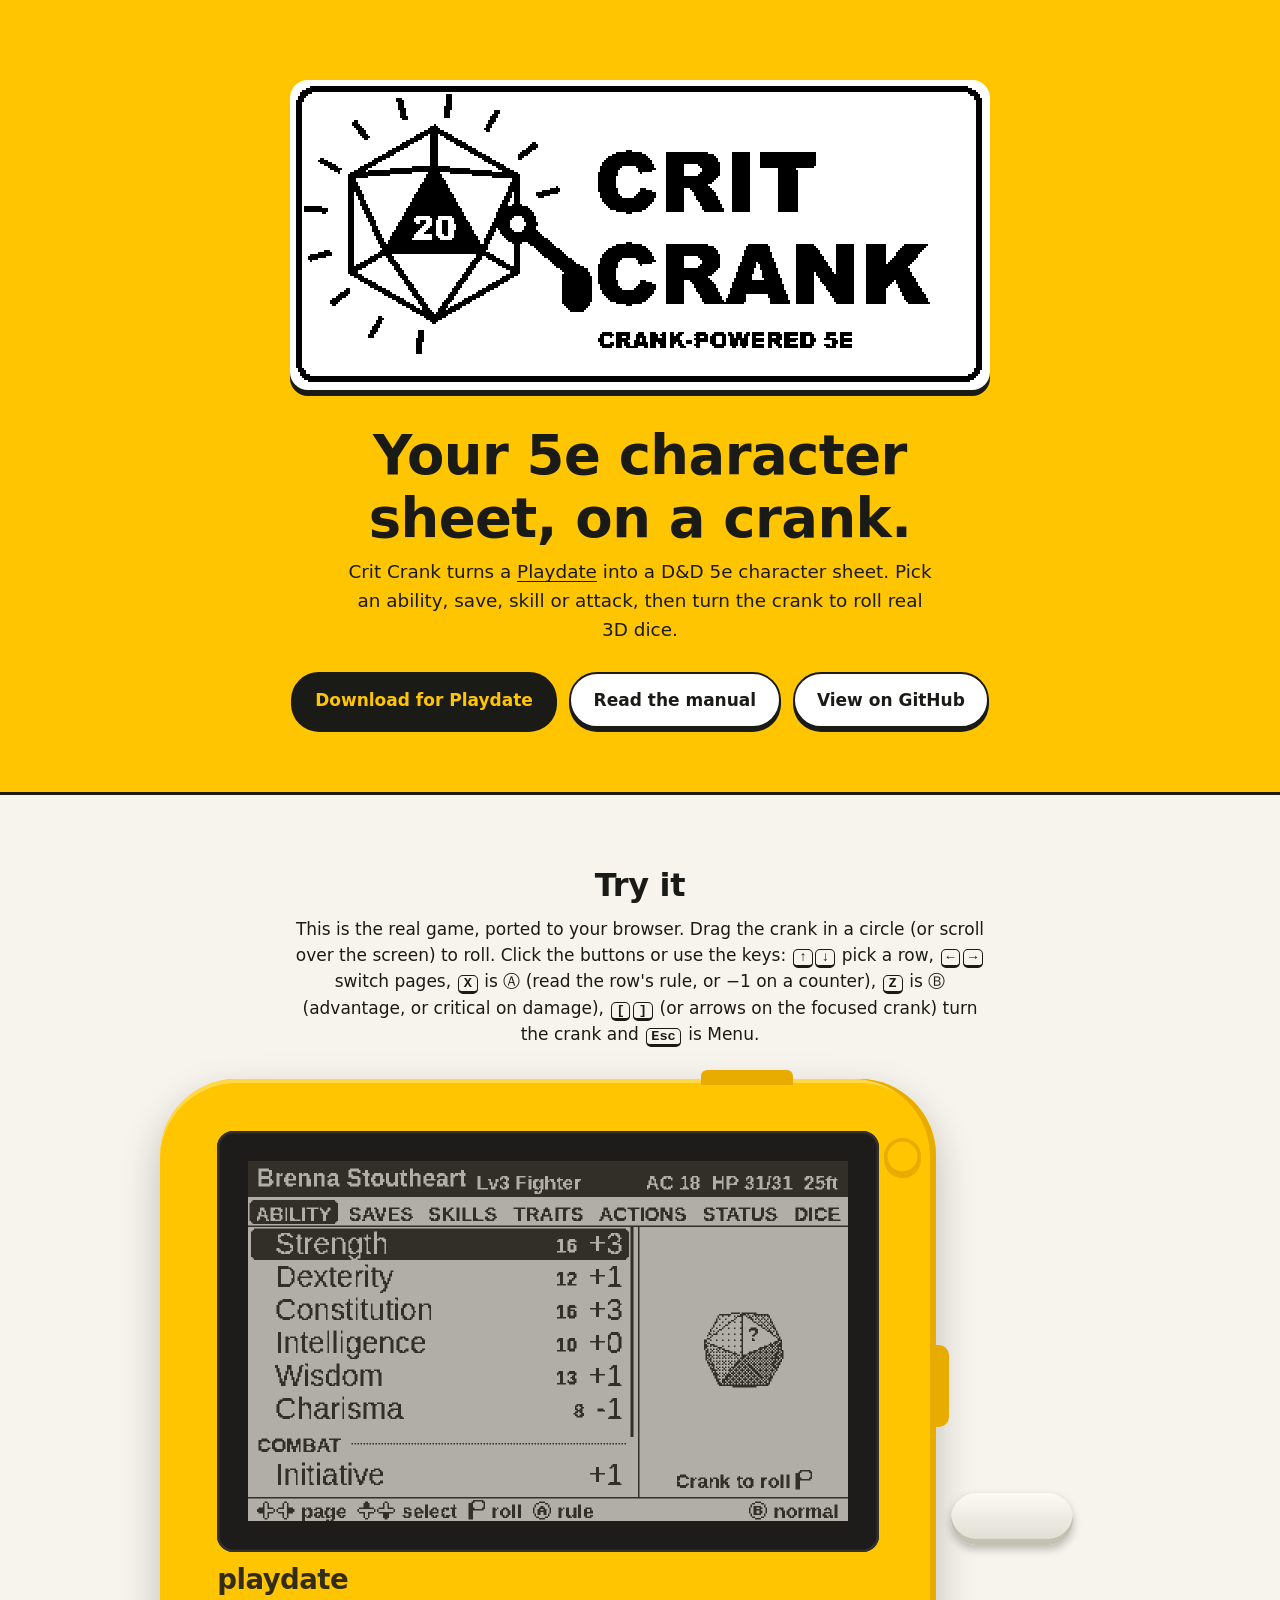
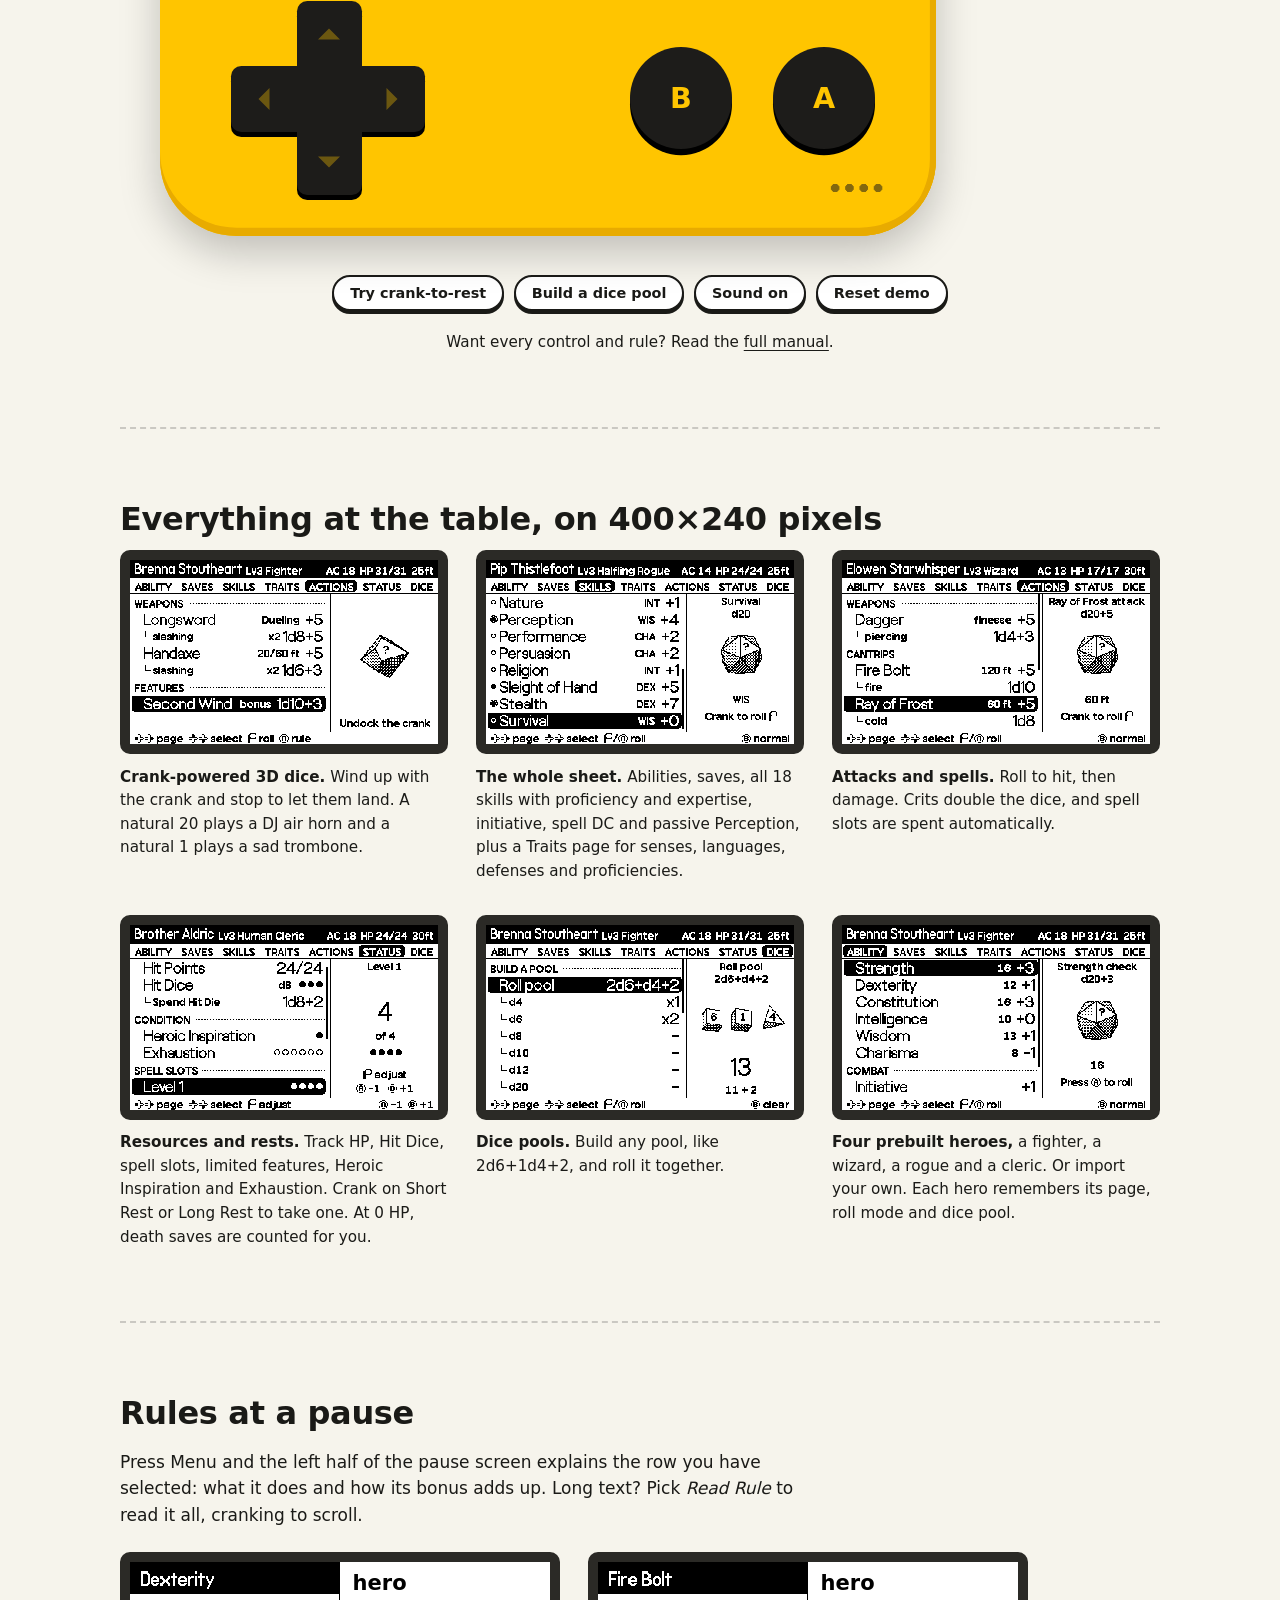
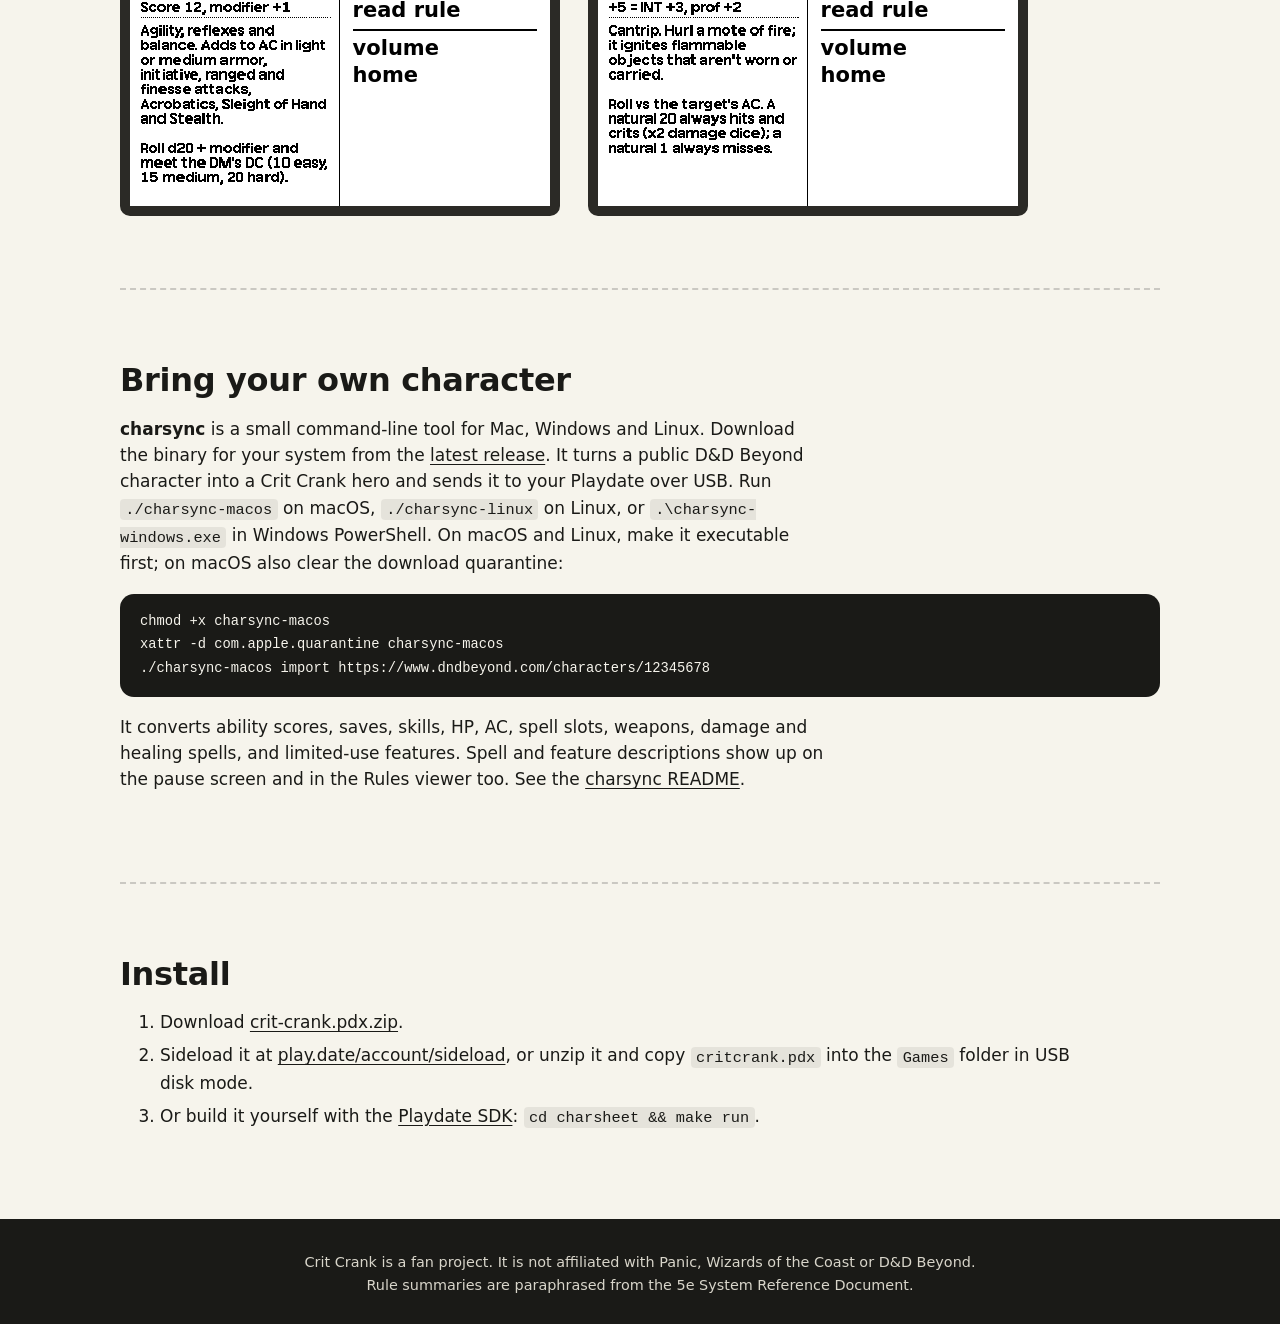
<file: site/index.html>
<!doctype html>
<html lang="en">
<head>
	<meta charset="utf-8">
	<meta name="viewport" content="width=device-width, initial-scale=1">
	<title>Crit Crank: a crank-powered 5e character sheet for Playdate</title>
	<meta name="description" content="Crit Crank is a D&amp;D 5e character sheet for the Playdate. Pick a stat, turn the crank, and roll 3D dice.">
	<meta property="og:title" content="Crit Crank">
	<meta property="og:description" content="A 5e character sheet for Playdate with crank-powered 3D dice.">
	<meta property="og:image" content="assets/card.png">
	<meta name="theme-color" content="#ffc500">
	<link rel="icon" href="assets/icon.png">
	<link rel="stylesheet" href="style.css">
	<script type="module" src="sim/main.js"></script>
</head>
<body>
	<a class="skip" href="#main">Skip to content</a>
	<header class="hero">
		<img class="pixel card" src="assets/card.png" width="350" height="155" alt="Crit Crank logo: a d20 with a crank handle">
		<h1>Your 5e character sheet, on a crank.</h1>
		<p class="lede">Crit Crank turns a <a href="https://play.date">Playdate</a> into a D&amp;D&nbsp;5e character sheet. Pick an ability, save, skill or attack, then turn the crank to roll real 3D dice.</p>
		<div class="cta">
			<a class="btn primary" href="https://github.com/darthtrevino/crit-crank/releases/latest/download/crit-crank.pdx.zip">Download for Playdate</a>
			<a class="btn" href="docs.html">Read the manual</a>
			<a class="btn" href="https://github.com/darthtrevino/crit-crank">View on GitHub</a>
		</div>
	</header>

	<main id="main">
		<section class="demo" aria-labelledby="demo-title">
			<h2 id="demo-title">Try it</h2>
			<p class="hint">This is the real game, ported to your browser. Drag the crank in a circle (or scroll over the screen) to roll. Click the buttons or use the keys: <kbd>↑</kbd><kbd>↓</kbd> pick a row, <kbd>←</kbd><kbd>→</kbd> switch pages, <kbd>X</kbd> is Ⓐ (read the row's rule, or −1 on a counter), <kbd>Z</kbd> is Ⓑ (advantage, or critical on damage), <kbd>[</kbd><kbd>]</kbd> (or arrows on the focused crank) turn the crank and <kbd>Esc</kbd> is Menu.</p>
			<div class="pd" data-sim>
				<div class="pd-body">
					<span class="pd-lock" aria-hidden="true"></span>
					<button class="pd-menu" data-btn="menu" aria-label="Menu button: pause screen, hero and Read Rule"></button>
					<div class="pd-bezel">
						<canvas class="pd-screen" width="400" height="240" role="img" aria-label="Crit Crank running on a Playdate screen"></canvas>
					</div>
					<span class="pd-logo" aria-hidden="true">playdate</span>
					<div class="pd-dpad" role="group" aria-label="D-pad">
						<button class="up" data-btn="up" aria-label="Up"></button>
						<button class="left" data-btn="left" aria-label="Left"></button>
						<button class="right" data-btn="right" aria-label="Right"></button>
						<button class="down" data-btn="down" aria-label="Down"></button>
						<span class="hub" aria-hidden="true"></span>
					</div>
					<button class="pd-ab pd-b" data-btn="b" aria-label="B button">B</button>
					<button class="pd-ab pd-a" data-btn="a" aria-label="A button">A</button>
					<span class="pd-speaker" aria-hidden="true"></span>
				</div>
				<div class="pd-crank" role="slider" tabindex="0" aria-label="Crank: drag in a circle, scroll, or use the arrow keys to turn" aria-valuemin="0" aria-valuemax="359" aria-valuenow="90">
					<span class="pd-crank-hub" aria-hidden="true"></span>
					<span class="pd-crank-arm" aria-hidden="true"></span>
					<span class="pd-crank-knob" aria-hidden="true"></span>
				</div>
				<p class="sr-only" data-sim-status role="status" aria-live="polite"></p>
			</div>
			<div class="sim-tools">
				<button class="chip" type="button" data-sim-focus="STATUS|Short Rest">Try crank-to-rest</button>
				<button class="chip" type="button" data-sim-focus="DICE|Roll pool">Build a dice pool</button>
				<button class="chip" type="button" data-mute aria-pressed="false">Sound on</button>
				<button class="chip" type="button" data-reset>Reset demo</button>
			</div>
			<p class="hint small">Want every control and rule? Read the <a href="docs.html">full manual</a>.</p>
		</section>

		<section aria-labelledby="features-title">
			<h2 id="features-title">Everything at the table, on 400×240 pixels</h2>
			<div class="grid">
				<figure>
					<img class="pixel" src="assets/nat20.gif" width="400" height="240" alt="Two d20s tumbling under an ADVANTAGE bar on an Athletics check, landing on a natural 20 with a 25 NAT 20! result line">
					<figcaption><b>Crank-powered 3D dice.</b> Wind up with the crank and stop to let them land. A natural 20 plays a DJ air horn and a natural 1 plays a sad trombone.</figcaption>
				</figure>
				<figure>
					<img class="pixel" src="assets/skills.png" width="400" height="240" alt="Skills page showing proficiency and expertise marks">
					<figcaption><b>The whole sheet.</b> Abilities, saves, all 18 skills with proficiency and expertise, initiative, spell DC and passive Perception, plus a Traits page for senses, languages, defenses and proficiencies.</figcaption>
				</figure>
				<figure>
					<img class="pixel" src="assets/actions.png" width="400" height="240" alt="Actions page with weapons and cantrips">
					<figcaption><b>Attacks and spells.</b> Roll to hit, then damage. Crits double the dice, and spell slots are spent automatically.</figcaption>
				</figure>
				<figure>
					<img class="pixel" src="assets/status.png" width="400" height="240" alt="Status page tracking hit points, hit dice, Heroic Inspiration, Exhaustion and spell slots">
					<figcaption><b>Resources and rests.</b> Track HP, Hit Dice, spell slots, limited features, Heroic Inspiration and Exhaustion. Crank on Short Rest or Long Rest to take one. At 0 HP, death saves are counted for you.</figcaption>
				</figure>
				<figure>
					<img class="pixel" src="assets/pool_roll.png" width="400" height="240" alt="Dice page with a 2d6+d4+2 pool rolled for 13">
					<figcaption><b>Dice pools.</b> Build any pool, like 2d6+1d4+2, and roll it together.</figcaption>
				</figure>
				<figure>
					<img class="pixel" src="assets/abilities.png" width="400" height="240" alt="Abilities page for Brenna Stoutheart">
					<figcaption><b>Four prebuilt heroes,</b> a fighter, a wizard, a rogue and a cleric. Or import your own. Each hero remembers its page, roll mode and dice pool.</figcaption>
				</figure>
			</div>
		</section>

		<section class="rules" aria-labelledby="rules-title">
			<h2 id="rules-title">Rules at a pause</h2>
			<p>Press Menu and the left half of the pause screen explains the row you have selected: what it does and how its bonus adds up. Long text? Pick <em>Read Rule</em> to read it all, cranking to scroll.</p>
			<div class="pause-row">
				<div class="pause"><img class="pixel" src="assets/pause_dex.png" width="200" height="240" alt="Pause card for Dexterity with its description"><ul class="sysmenu" aria-hidden="true"><li>hero</li><li>read rule</li><li class="sep">volume</li><li>home</li></ul></div>
				<div class="pause"><img class="pixel" src="assets/pause_firebolt.png" width="200" height="240" alt="Pause card for Fire Bolt with its attack bonus breakdown"><ul class="sysmenu" aria-hidden="true"><li>hero</li><li>read rule</li><li class="sep">volume</li><li>home</li></ul></div>
			</div>
		</section>

		<section aria-labelledby="sync-title">
			<h2 id="sync-title">Bring your own character</h2>
			<p><b>charsync</b> is a small command-line tool for Mac, Windows and Linux. Download the binary for your system from the <a href="https://github.com/darthtrevino/crit-crank/releases/latest">latest release</a>. It turns a public D&amp;D Beyond character into a Crit Crank hero and sends it to your Playdate over USB. Run <code>./charsync-macos</code> on macOS, <code>./charsync-linux</code> on Linux, or <code>.\charsync-windows.exe</code> in Windows PowerShell. On macOS and Linux, make it executable first; on macOS also clear the download quarantine:</p>
<pre><code>chmod +x charsync-macos
xattr -d com.apple.quarantine charsync-macos
./charsync-macos import https://www.dndbeyond.com/characters/12345678</code></pre>
			<p>It converts ability scores, saves, skills, HP, AC, spell slots, weapons, damage and healing spells, and limited-use features. Spell and feature descriptions show up on the pause screen and in the Rules viewer too. See the <a href="https://github.com/darthtrevino/crit-crank/tree/main/charsync">charsync README</a>.</p>
		</section>

		<section aria-labelledby="install-title">
			<h2 id="install-title">Install</h2>
			<ol>
				<li>Download <a href="https://github.com/darthtrevino/crit-crank/releases/latest/download/crit-crank.pdx.zip">crit-crank.pdx.zip</a>.</li>
				<li>Sideload it at <a href="https://play.date/account/sideload/">play.date/account/sideload</a>, or unzip it and copy <code>critcrank.pdx</code> into the <code>Games</code> folder in USB disk mode.</li>
				<li>Or build it yourself with the <a href="https://play.date/dev/">Playdate SDK</a>: <code>cd charsheet &amp;&amp; make run</code>.</li>
			</ol>
		</section>
	</main>

	<footer>
		<p>Crit Crank is a fan project. It is not affiliated with Panic, Wizards of the Coast or D&amp;D Beyond. Rule summaries are paraphrased from the 5e System Reference Document.</p>
	</footer>
</body>
</html>
</file>
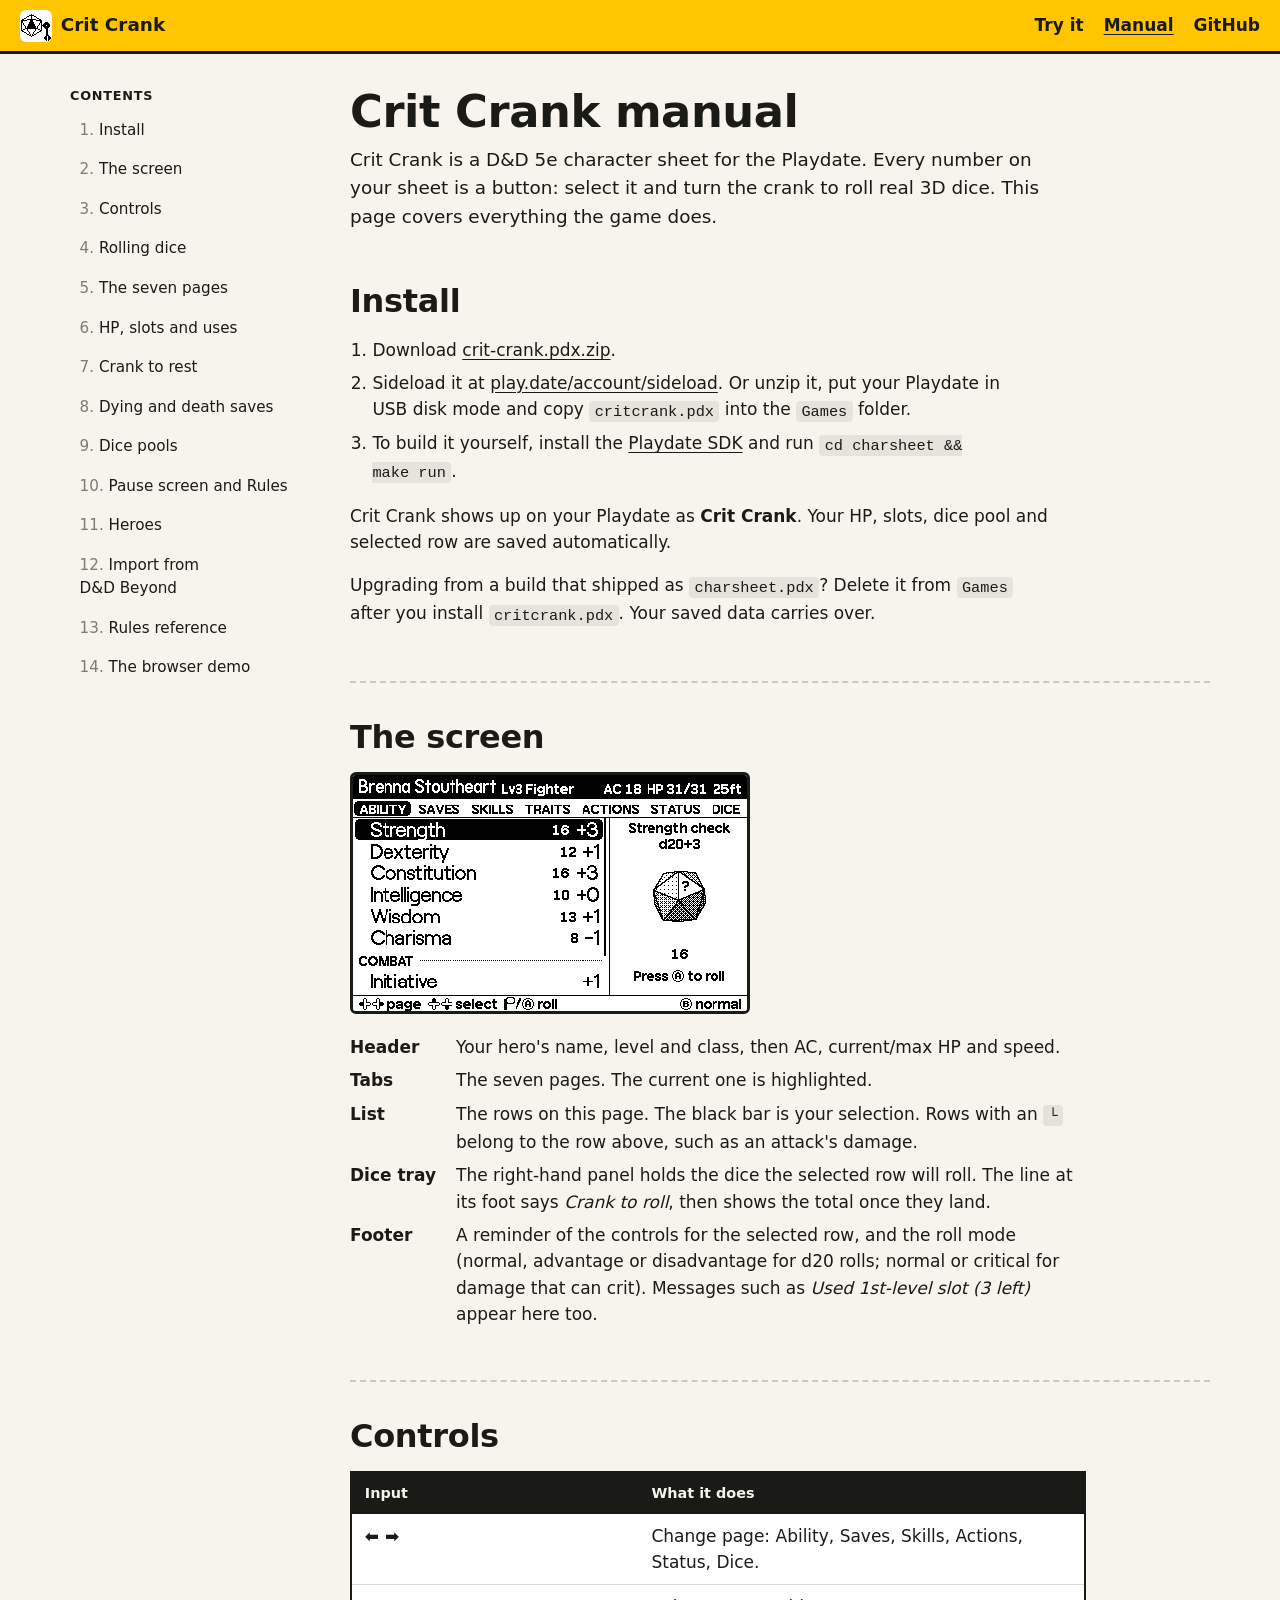
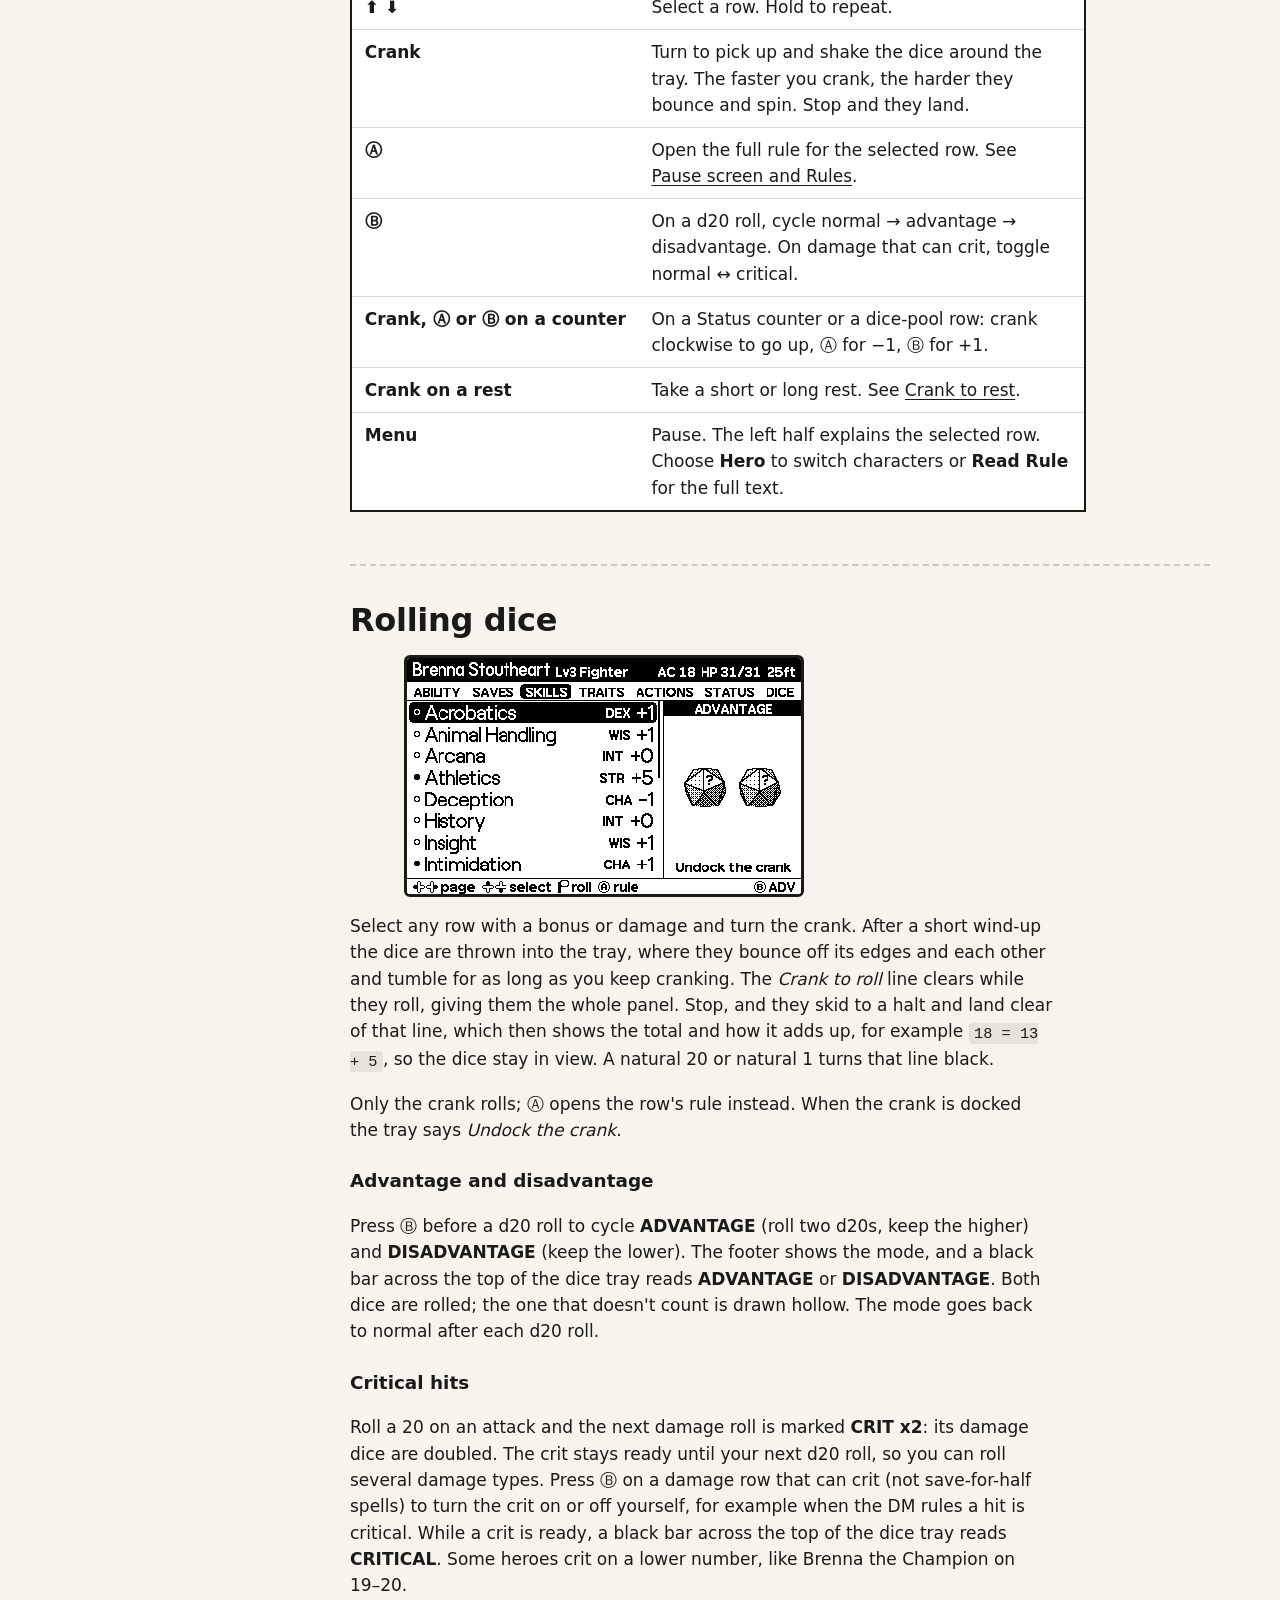
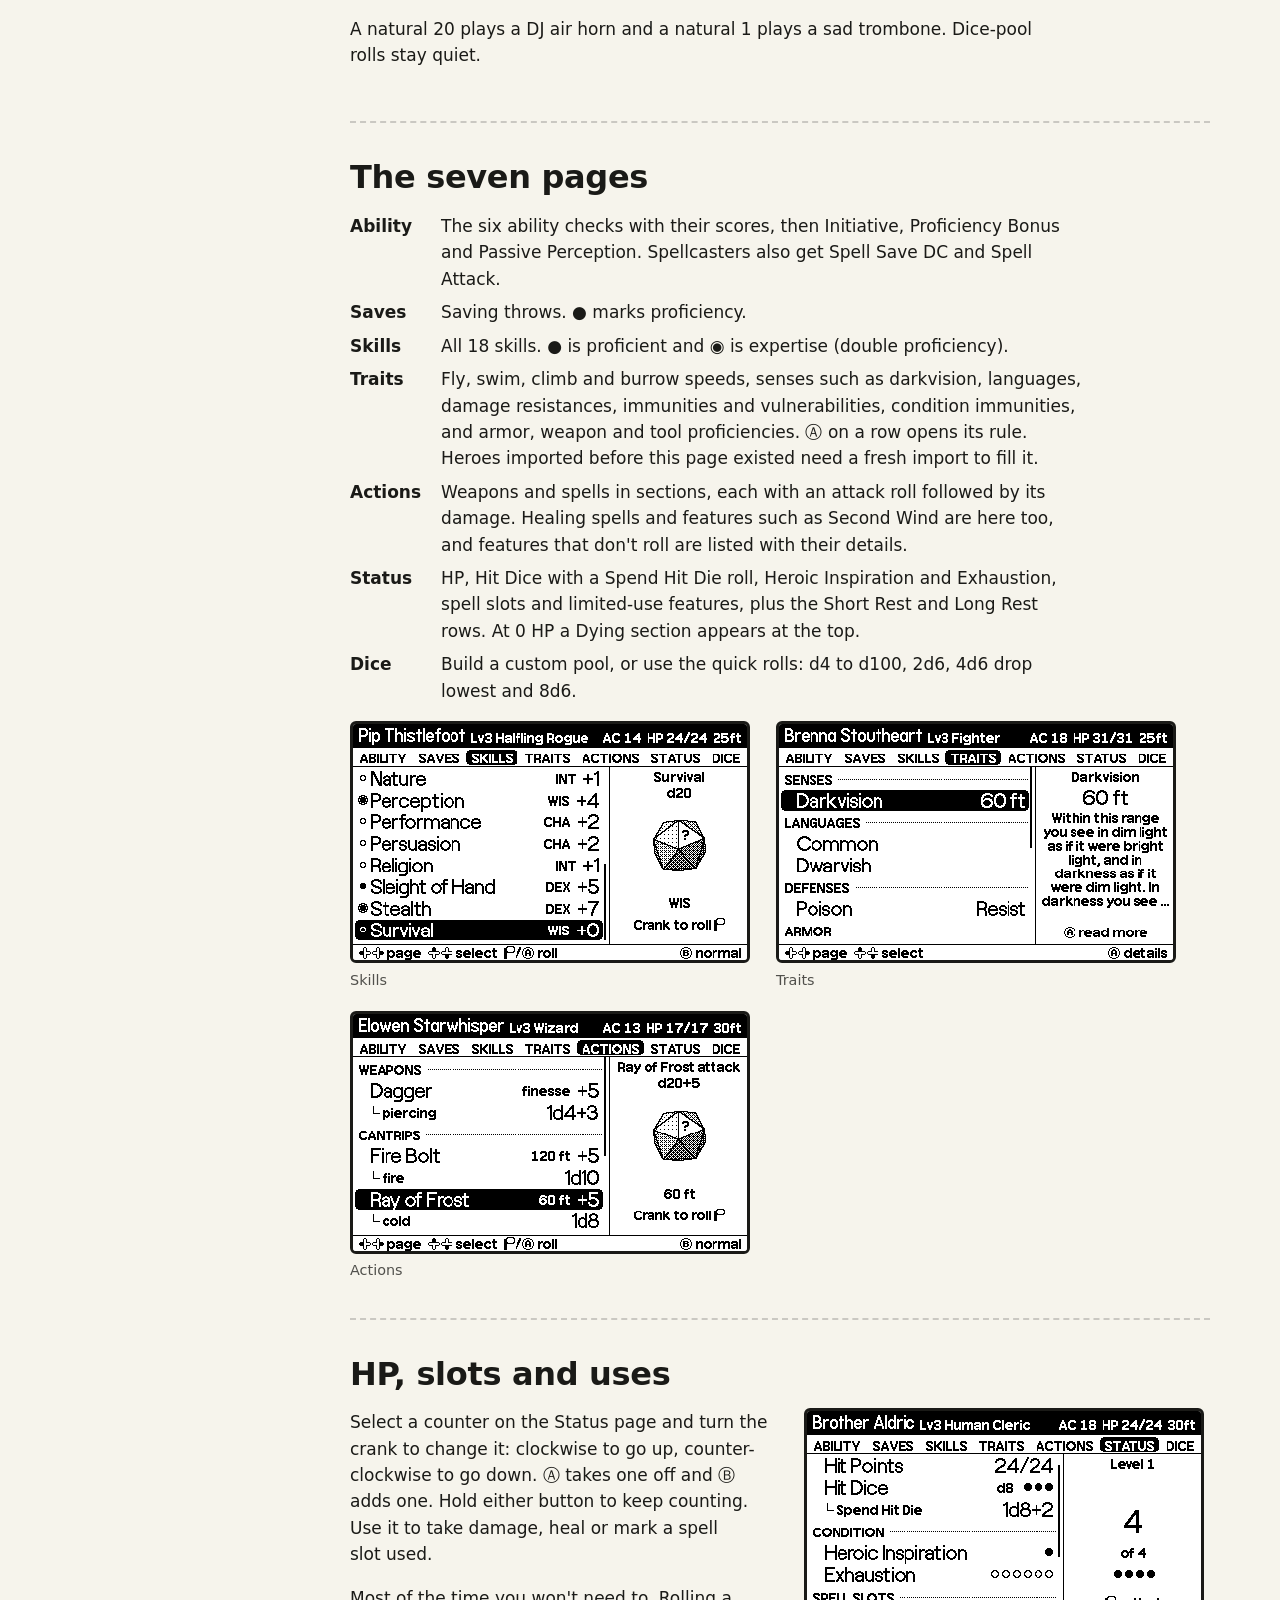
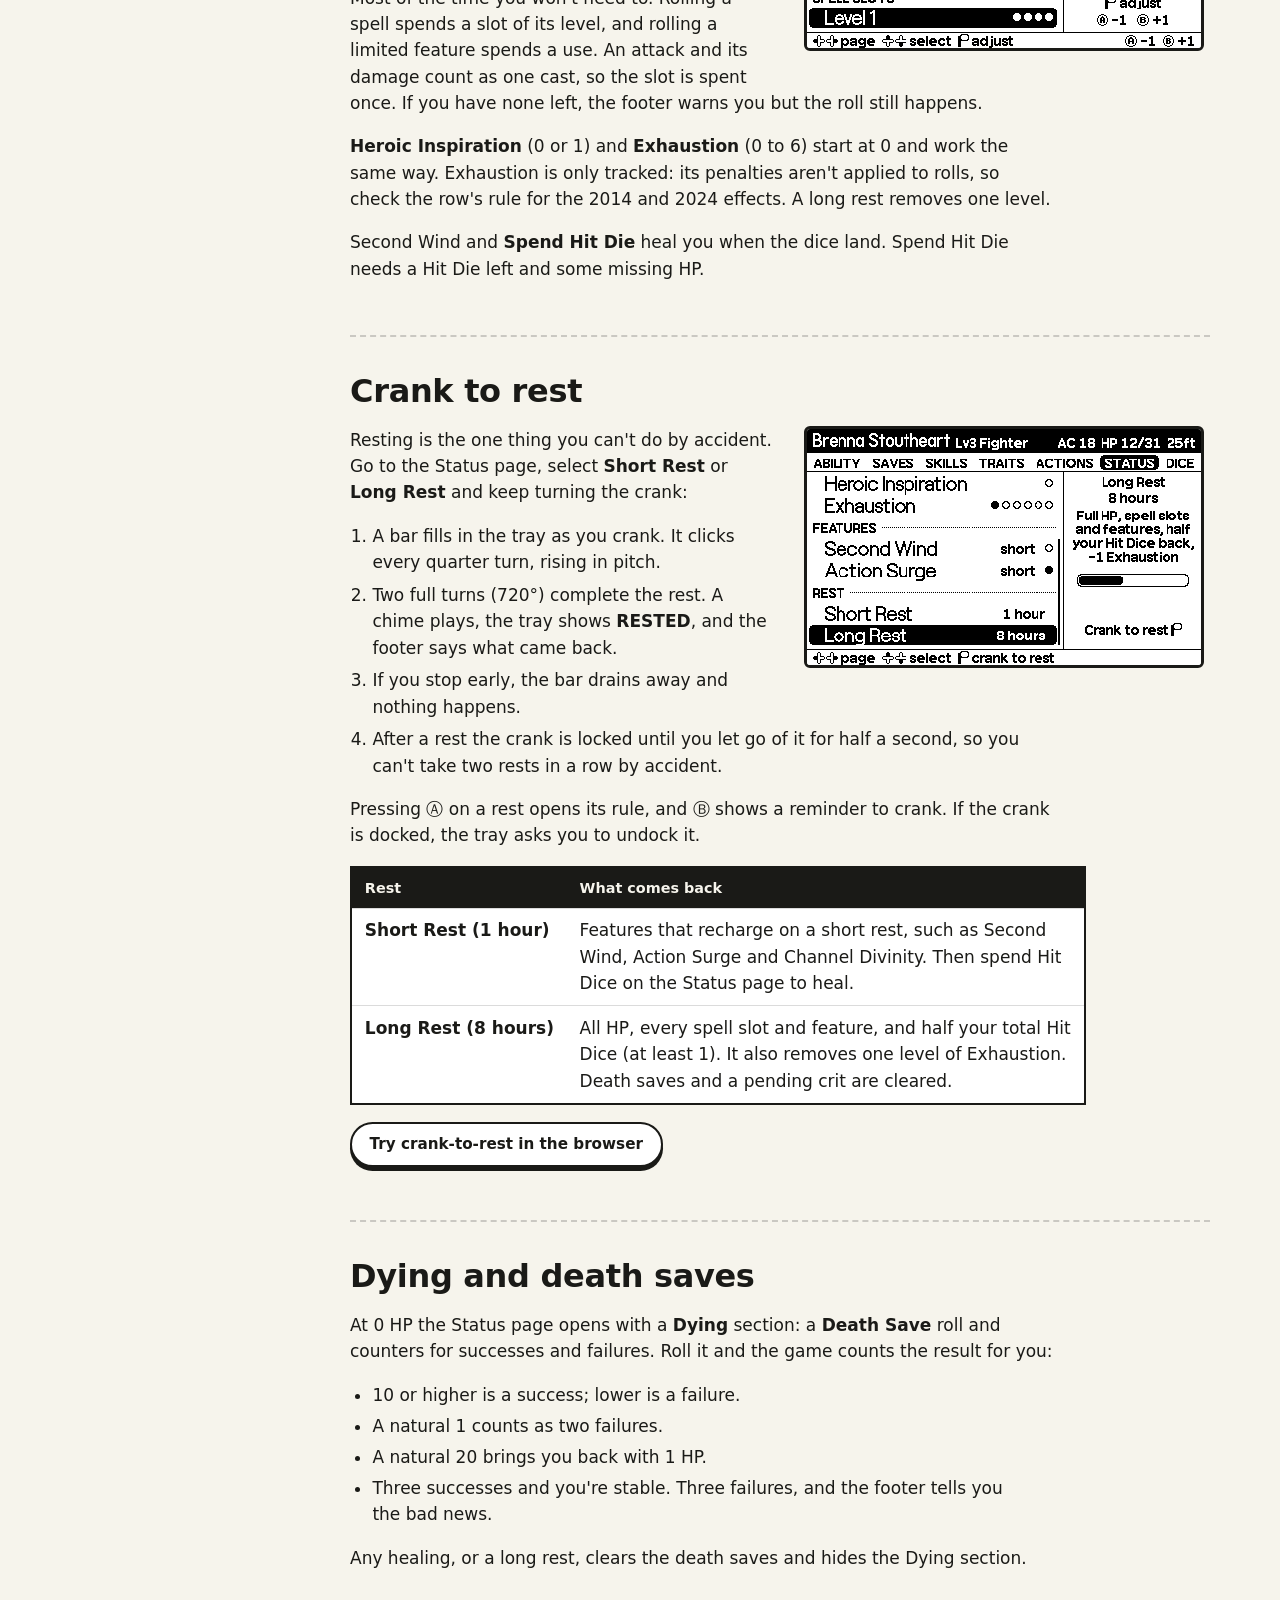
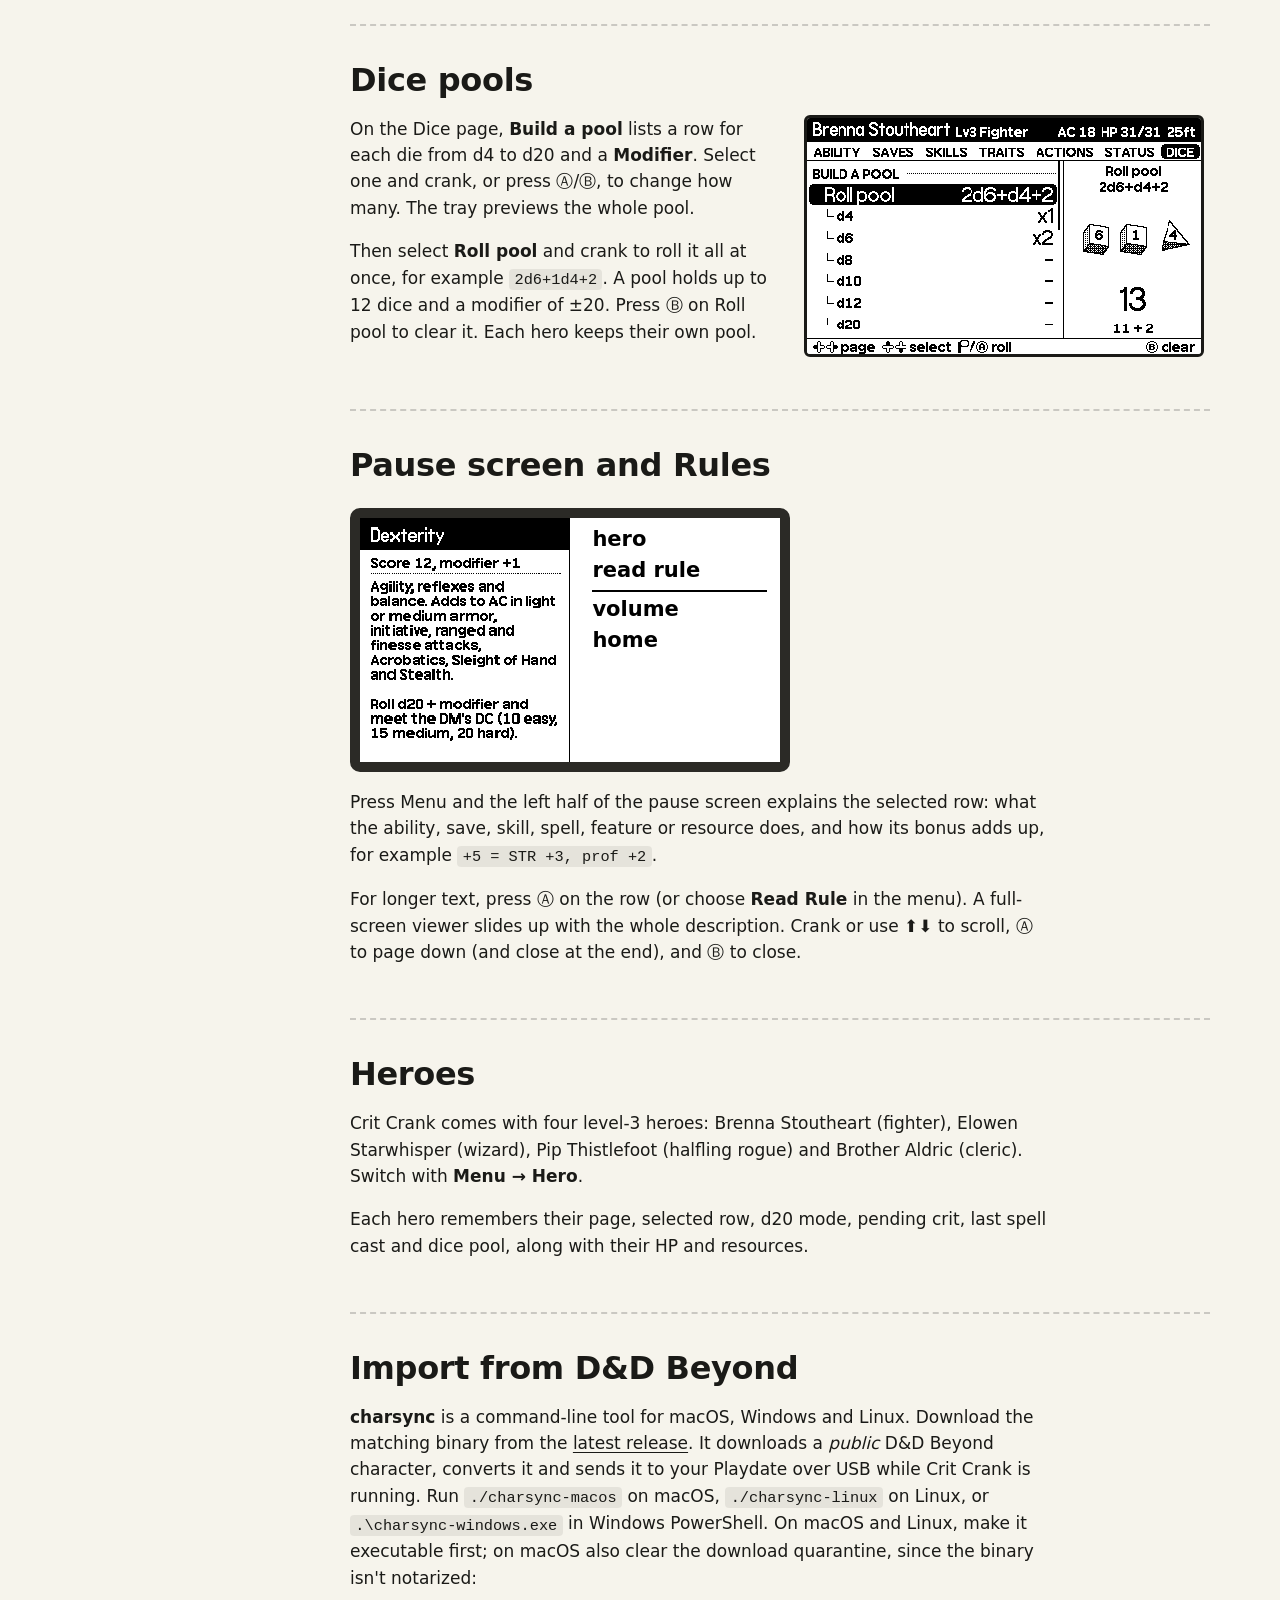
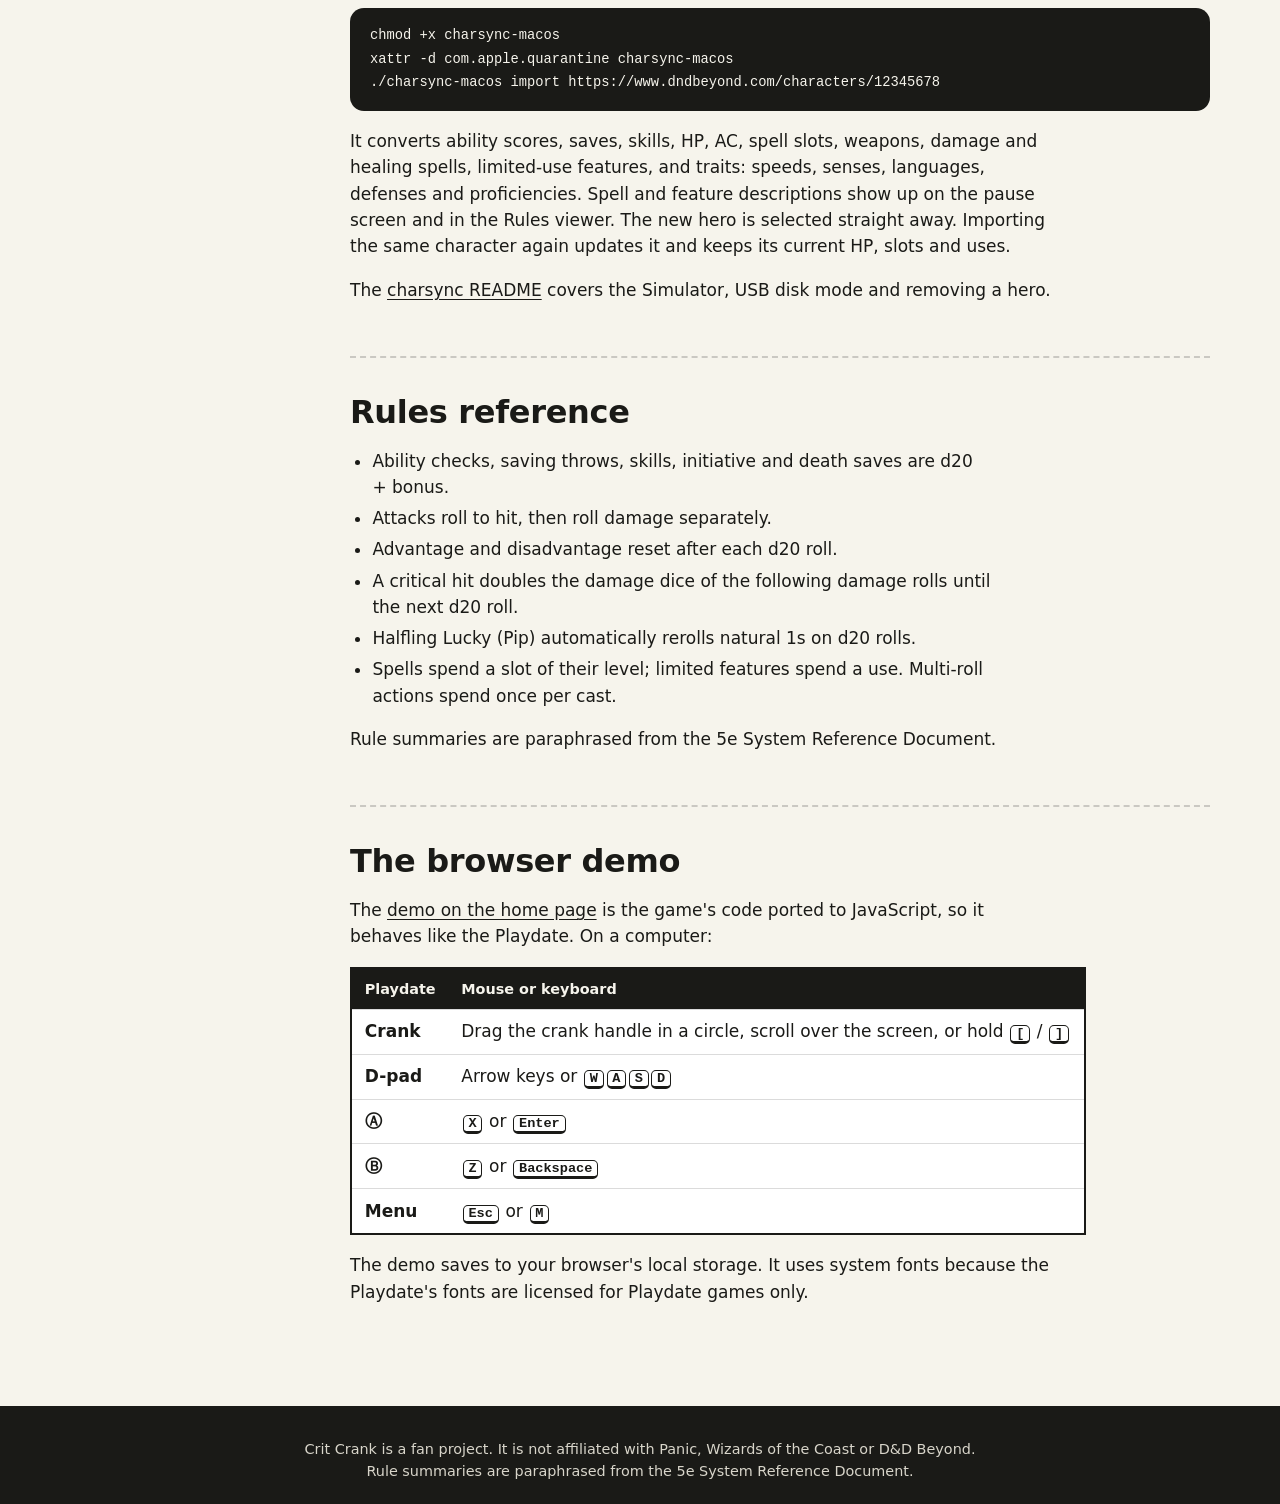
<file: site/docs.html>
<!doctype html>
<html lang="en">
<head>
	<meta charset="utf-8">
	<meta name="viewport" content="width=device-width, initial-scale=1">
	<title>Manual · Crit Crank</title>
	<meta name="description" content="The Crit Crank manual: controls, rolling, resources, rests, death saves, dice pools, the pause screen and importing D&amp;D Beyond characters.">
	<meta property="og:title" content="Crit Crank manual">
	<meta property="og:description" content="Everything Crit Crank does, page by page.">
	<meta property="og:image" content="assets/card.png">
	<meta name="theme-color" content="#ffc500">
	<link rel="icon" href="assets/icon.png">
	<link rel="stylesheet" href="style.css">
</head>
<body class="docs-page">
	<a class="skip" href="#main">Skip to content</a>
	<header class="topbar">
		<a class="brand" href="index.html"><img class="pixel" src="assets/icon.png" width="32" height="32" alt=""> Crit Crank</a>
		<nav aria-label="Site">
			<a href="index.html#demo-title">Try it</a>
			<a href="docs.html" aria-current="page">Manual</a>
			<a href="https://github.com/darthtrevino/crit-crank">GitHub</a>
		</nav>
	</header>

	<div class="docs">
		<nav class="toc" aria-label="Manual contents">
			<p class="toc-title">Contents</p>
			<ol>
				<li><a href="#install">Install</a></li>
				<li><a href="#screen">The screen</a></li>
				<li><a href="#controls">Controls</a></li>
				<li><a href="#rolling">Rolling dice</a></li>
				<li><a href="#pages">The seven pages</a></li>
				<li><a href="#resources">HP, slots and uses</a></li>
				<li><a href="#rests">Crank to rest</a></li>
				<li><a href="#dying">Dying and death saves</a></li>
				<li><a href="#pool">Dice pools</a></li>
				<li><a href="#pause">Pause screen and Rules</a></li>
				<li><a href="#heroes">Heroes</a></li>
				<li><a href="#import">Import from D&amp;D Beyond</a></li>
				<li><a href="#rules">Rules reference</a></li>
				<li><a href="#web">The browser demo</a></li>
			</ol>
		</nav>

		<main id="main" class="manual">
			<h1>Crit Crank manual</h1>
			<p class="lede">Crit Crank is a D&amp;D&nbsp;5e character sheet for the Playdate. Every number on your sheet is a button: select it and turn the crank to roll real 3D dice. This page covers everything the game does.</p>

			<section id="install">
				<h2>Install</h2>
				<ol>
					<li>Download <a href="https://github.com/darthtrevino/crit-crank/releases/latest/download/crit-crank.pdx.zip">crit-crank.pdx.zip</a>.</li>
					<li>Sideload it at <a href="https://play.date/account/sideload/">play.date/account/sideload</a>. Or unzip it, put your Playdate in USB disk mode and copy <code>critcrank.pdx</code> into the <code>Games</code> folder.</li>
					<li>To build it yourself, install the <a href="https://play.date/dev/">Playdate SDK</a> and run <code>cd charsheet &amp;&amp; make run</code>.</li>
				</ol>
				<p>Crit Crank shows up on your Playdate as <b>Crit Crank</b>. Your HP, slots, dice pool and selected row are saved automatically.</p>
				<p>Upgrading from a build that shipped as <code>charsheet.pdx</code>? Delete it from <code>Games</code> after you install <code>critcrank.pdx</code>. Your saved data carries over.</p>
			</section>

			<section id="screen">
				<h2>The screen</h2>
				<figure class="shot">
					<img class="pixel" src="assets/abilities.png" width="400" height="240" alt="The Ability page, with the header, tabs, list, dice tray and footer">
				</figure>
				<dl class="parts">
					<dt>Header</dt><dd>Your hero's name, level and class, then AC, current/max HP and speed.</dd>
					<dt>Tabs</dt><dd>The seven pages. The current one is highlighted.</dd>
					<dt>List</dt><dd>The rows on this page. The black bar is your selection. Rows with an <code>└</code> belong to the row above, such as an attack's damage.</dd>
					<dt>Dice tray</dt><dd>The right-hand panel holds the dice the selected row will roll. The line at its foot says <i>Crank to roll</i>, then shows the total once they land.</dd>
					<dt>Footer</dt><dd>A reminder of the controls for the selected row, and the roll mode (normal, advantage or disadvantage for d20 rolls; normal or critical for damage that can crit). Messages such as <i>Used 1st-level slot (3 left)</i> appear here too.</dd>
				</dl>
			</section>

			<section id="controls">
				<h2>Controls</h2>
				<div class="table-wrap">
				<table>
					<thead><tr><th scope="col">Input</th><th scope="col">What it does</th></tr></thead>
					<tbody>
						<tr><td>⬅️ ➡️</td><td>Change page: Ability, Saves, Skills, Actions, Status, Dice.</td></tr>
						<tr><td>⬆️ ⬇️</td><td>Select a row. Hold to repeat.</td></tr>
						<tr><td>Crank</td><td>Turn to pick up and shake the dice around the tray. The faster you crank, the harder they bounce and spin. Stop and they land.</td></tr>
						<tr><td>Ⓐ</td><td>Open the full rule for the selected row. See <a href="#pause">Pause screen and Rules</a>.</td></tr>
						<tr><td>Ⓑ</td><td>On a d20 roll, cycle normal → advantage → disadvantage. On damage that can crit, toggle normal ↔ critical.</td></tr>
						<tr><td>Crank, Ⓐ or Ⓑ on a counter</td><td>On a Status counter or a dice-pool row: crank clockwise to go up, Ⓐ for −1, Ⓑ for +1.</td></tr>
						<tr><td>Crank on a rest</td><td>Take a short or long rest. See <a href="#rests">Crank to rest</a>.</td></tr>
						<tr><td>Menu</td><td>Pause. The left half explains the selected row. Choose <b>Hero</b> to switch characters or <b>Read Rule</b> for the full text.</td></tr>
					</tbody>
				</table>
				</div>
			</section>

			<section id="rolling">
				<h2>Rolling dice</h2>
				<figure class="shot float">
					<img class="pixel" src="assets/nat20.gif" width="400" height="240" alt="Two d20s tumbling under an ADVANTAGE bar on an Athletics check and landing on a natural 20">
				</figure>
				<p>Select any row with a bonus or damage and turn the crank. After a short wind-up the dice are thrown into the tray, where they bounce off its edges and each other and tumble for as long as you keep cranking. The <i>Crank to roll</i> line clears while they roll, giving them the whole panel. Stop, and they skid to a halt and land clear of that line, which then shows the total and how it adds up, for example <code>18 = 13 + 5</code>, so the dice stay in view. A natural 20 or natural 1 turns that line black.</p>
				<p>Only the crank rolls; Ⓐ opens the row's rule instead. When the crank is docked the tray says <i>Undock the crank</i>.</p>
				<h3>Advantage and disadvantage</h3>
				<p>Press Ⓑ before a d20 roll to cycle <b>ADVANTAGE</b> (roll two d20s, keep the higher) and <b>DISADVANTAGE</b> (keep the lower). The footer shows the mode, and a black bar across the top of the dice tray reads <b>ADVANTAGE</b> or <b>DISADVANTAGE</b>. Both dice are rolled; the one that doesn't count is drawn hollow. The mode goes back to normal after each d20 roll.</p>
				<h3>Critical hits</h3>
				<p>Roll a 20 on an attack and the next damage roll is marked <b>CRIT x2</b>: its damage dice are doubled. The crit stays ready until your next d20 roll, so you can roll several damage types. Press Ⓑ on a damage row that can crit (not save-for-half spells) to turn the crit on or off yourself, for example when the DM rules a hit is critical. While a crit is ready, a black bar across the top of the dice tray reads <b>CRITICAL</b>. Some heroes crit on a lower number, like Brenna the Champion on 19–20.</p>
				<p>A natural 20 plays a DJ air horn and a natural 1 plays a sad trombone. Dice-pool rolls stay quiet.</p>
			</section>

			<section id="pages">
				<h2>The seven pages</h2>
				<dl class="parts">
					<dt>Ability</dt><dd>The six ability checks with their scores, then Initiative, Proficiency Bonus and Passive Perception. Spellcasters also get Spell Save DC and Spell Attack.</dd>
					<dt>Saves</dt><dd>Saving throws. ● marks proficiency.</dd>
					<dt>Skills</dt><dd>All 18 skills. ● is proficient and ◉ is expertise (double proficiency).</dd>
					<dt>Traits</dt><dd>Fly, swim, climb and burrow speeds, senses such as darkvision, languages, damage resistances, immunities and vulnerabilities, condition immunities, and armor, weapon and tool proficiencies. Ⓐ on a row opens its rule. Heroes imported before this page existed need a fresh import to fill it.</dd>
					<dt>Actions</dt><dd>Weapons and spells in sections, each with an attack roll followed by its damage. Healing spells and features such as Second Wind are here too, and features that don't roll are listed with their details.</dd>
					<dt>Status</dt><dd>HP, Hit Dice with a Spend Hit Die roll, Heroic Inspiration and Exhaustion, spell slots and limited-use features, plus the Short Rest and Long Rest rows. At 0 HP a Dying section appears at the top.</dd>
					<dt>Dice</dt><dd>Build a custom pool, or use the quick rolls: d4 to d100, 2d6, 4d6 drop lowest and 8d6.</dd>
				</dl>
				<div class="shots">
					<figure class="shot"><img class="pixel" src="assets/skills.png" width="400" height="240" alt="Skills page with proficiency and expertise marks"><figcaption>Skills</figcaption></figure>
					<figure class="shot"><img class="pixel" src="assets/traits.png" width="400" height="240" alt="Traits page with Darkvision selected, plus languages and defenses"><figcaption>Traits</figcaption></figure>
					<figure class="shot"><img class="pixel" src="assets/actions.png" width="400" height="240" alt="Actions page with weapons and features"><figcaption>Actions</figcaption></figure>
				</div>
			</section>

			<section id="resources">
				<h2>HP, slots and uses</h2>
				<figure class="shot float">
					<img class="pixel" src="assets/status.png" width="400" height="240" alt="Status page with hit points, hit dice, Heroic Inspiration, Exhaustion and spell slots">
				</figure>
				<p>Select a counter on the Status page and turn the crank to change it: clockwise to go up, counter-clockwise to go down. Ⓐ takes one off and Ⓑ adds one. Hold either button to keep counting. Use it to take damage, heal or mark a spell slot used.</p>
				<p>Most of the time you won't need to. Rolling a spell spends a slot of its level, and rolling a limited feature spends a use. An attack and its damage count as one cast, so the slot is spent once. If you have none left, the footer warns you but the roll still happens.</p>
				<p><b>Heroic Inspiration</b> (0 or 1) and <b>Exhaustion</b> (0 to 6) start at 0 and work the same way. Exhaustion is only tracked: its penalties aren't applied to rolls, so check the row's rule for the 2014 and 2024 effects. A long rest removes one level.</p>
				<p>Second Wind and <b>Spend Hit Die</b> heal you when the dice land. Spend Hit Die needs a Hit Die left and some missing HP.</p>
			</section>

			<section id="rests">
				<h2>Crank to rest</h2>
				<figure class="shot float">
					<img class="pixel" src="assets/rest.gif" width="400" height="240" alt="Cranking on Long Rest: the progress bar fills, drains when the crank stops, then fills to RESTED, HP returns to full and Exhaustion drops by one">
				</figure>
				<p>Resting is the one thing you can't do by accident. Go to the Status page, select <b>Short Rest</b> or <b>Long Rest</b> and keep turning the crank:</p>
				<ol>
					<li>A bar fills in the tray as you crank. It clicks every quarter turn, rising in pitch.</li>
					<li>Two full turns (720°) complete the rest. A chime plays, the tray shows <b>RESTED</b>, and the footer says what came back.</li>
					<li>If you stop early, the bar drains away and nothing happens.</li>
					<li>After a rest the crank is locked until you let go of it for half a second, so you can't take two rests in a row by accident.</li>
				</ol>
				<p>Pressing Ⓐ on a rest opens its rule, and Ⓑ shows a reminder to crank. If the crank is docked, the tray asks you to undock it.</p>
				<div class="table-wrap">
				<table>
					<thead><tr><th scope="col">Rest</th><th scope="col">What comes back</th></tr></thead>
					<tbody>
						<tr><td>Short Rest (1 hour)</td><td>Features that recharge on a short rest, such as Second Wind, Action Surge and Channel Divinity. Then spend Hit Dice on the Status page to heal.</td></tr>
						<tr><td>Long Rest (8 hours)</td><td>All HP, every spell slot and feature, and half your total Hit Dice (at least 1). It also removes one level of Exhaustion. Death saves and a pending crit are cleared.</td></tr>
					</tbody>
				</table>
				</div>
				<p><a class="btn small" href="index.html#try=STATUS|Long%20Rest">Try crank-to-rest in the browser</a></p>
			</section>

			<section id="dying">
				<h2>Dying and death saves</h2>
				<p>At 0 HP the Status page opens with a <b>Dying</b> section: a <b>Death Save</b> roll and counters for successes and failures. Roll it and the game counts the result for you:</p>
				<ul>
					<li>10 or higher is a success; lower is a failure.</li>
					<li>A natural 1 counts as two failures.</li>
					<li>A natural 20 brings you back with 1 HP.</li>
					<li>Three successes and you're stable. Three failures, and the footer tells you the bad news.</li>
				</ul>
				<p>Any healing, or a long rest, clears the death saves and hides the Dying section.</p>
			</section>

			<section id="pool">
				<h2>Dice pools</h2>
				<figure class="shot float">
					<img class="pixel" src="assets/pool_roll.png" width="400" height="240" alt="A 2d6+1d4+2 pool rolled for 13">
				</figure>
				<p>On the Dice page, <b>Build a pool</b> lists a row for each die from d4 to d20 and a <b>Modifier</b>. Select one and crank, or press Ⓐ/Ⓑ, to change how many. The tray previews the whole pool.</p>
				<p>Then select <b>Roll pool</b> and crank to roll it all at once, for example <code>2d6+1d4+2</code>. A pool holds up to 12 dice and a modifier of ±20. Press Ⓑ on Roll pool to clear it. Each hero keeps their own pool.</p>
			</section>

			<section id="pause">
				<h2>Pause screen and Rules</h2>
				<div class="pause-row">
					<div class="pause"><img class="pixel" src="assets/pause_dex.png" width="200" height="240" alt="Pause card for Dexterity"><ul class="sysmenu" aria-hidden="true"><li>hero</li><li>read rule</li><li class="sep">volume</li><li>home</li></ul></div>
				</div>
				<p>Press Menu and the left half of the pause screen explains the selected row: what the ability, save, skill, spell, feature or resource does, and how its bonus adds up, for example <code>+5 = STR +3, prof +2</code>.</p>
				<p>For longer text, press Ⓐ on the row (or choose <b>Read Rule</b> in the menu). A full-screen viewer slides up with the whole description. Crank or use ⬆️⬇️ to scroll, Ⓐ to page down (and close at the end), and Ⓑ to close.</p>
			</section>

			<section id="heroes">
				<h2>Heroes</h2>
				<p>Crit Crank comes with four level-3 heroes: Brenna Stoutheart (fighter), Elowen Starwhisper (wizard), Pip Thistlefoot (halfling rogue) and Brother Aldric (cleric). Switch with <b>Menu → Hero</b>.</p>
				<p>Each hero remembers their page, selected row, d20 mode, pending crit, last spell cast and dice pool, along with their HP and resources.</p>
			</section>

			<section id="import">
				<h2>Import from D&amp;D Beyond</h2>
				<p><b>charsync</b> is a command-line tool for macOS, Windows and Linux. Download the matching binary from the <a href="https://github.com/darthtrevino/crit-crank/releases/latest">latest release</a>. It downloads a <em>public</em> D&amp;D Beyond character, converts it and sends it to your Playdate over USB while Crit Crank is running. Run <code>./charsync-macos</code> on macOS, <code>./charsync-linux</code> on Linux, or <code>.\charsync-windows.exe</code> in Windows PowerShell. On macOS and Linux, make it executable first; on macOS also clear the download quarantine, since the binary isn't notarized:</p>
<pre><code>chmod +x charsync-macos
xattr -d com.apple.quarantine charsync-macos
./charsync-macos import https://www.dndbeyond.com/characters/12345678</code></pre>
				<p>It converts ability scores, saves, skills, HP, AC, spell slots, weapons, damage and healing spells, limited-use features, and traits: speeds, senses, languages, defenses and proficiencies. Spell and feature descriptions show up on the pause screen and in the Rules viewer. The new hero is selected straight away. Importing the same character again updates it and keeps its current HP, slots and uses.</p>
				<p>The <a href="https://github.com/darthtrevino/crit-crank/tree/main/charsync">charsync README</a> covers the Simulator, USB disk mode and removing a hero.</p>
			</section>

			<section id="rules">
				<h2>Rules reference</h2>
				<ul>
					<li>Ability checks, saving throws, skills, initiative and death saves are d20 + bonus.</li>
					<li>Attacks roll to hit, then roll damage separately.</li>
					<li>Advantage and disadvantage reset after each d20 roll.</li>
					<li>A critical hit doubles the damage dice of the following damage rolls until the next d20 roll.</li>
					<li>Halfling Lucky (Pip) automatically rerolls natural 1s on d20 rolls.</li>
					<li>Spells spend a slot of their level; limited features spend a use. Multi-roll actions spend once per cast.</li>
				</ul>
				<p>Rule summaries are paraphrased from the 5e System Reference Document.</p>
			</section>

			<section id="web">
				<h2>The browser demo</h2>
				<p>The <a href="index.html#demo-title">demo on the home page</a> is the game's code ported to JavaScript, so it behaves like the Playdate. On a computer:</p>
				<div class="table-wrap">
				<table>
					<thead><tr><th scope="col">Playdate</th><th scope="col">Mouse or keyboard</th></tr></thead>
					<tbody>
						<tr><td>Crank</td><td>Drag the crank handle in a circle, scroll over the screen, or hold <kbd>[</kbd> / <kbd>]</kbd></td></tr>
						<tr><td>D-pad</td><td>Arrow keys or <kbd>W</kbd><kbd>A</kbd><kbd>S</kbd><kbd>D</kbd></td></tr>
						<tr><td>Ⓐ</td><td><kbd>X</kbd> or <kbd>Enter</kbd></td></tr>
						<tr><td>Ⓑ</td><td><kbd>Z</kbd> or <kbd>Backspace</kbd></td></tr>
						<tr><td>Menu</td><td><kbd>Esc</kbd> or <kbd>M</kbd></td></tr>
					</tbody>
				</table>
				</div>
				<p>The demo saves to your browser's local storage. It uses system fonts because the Playdate's fonts are licensed for Playdate games only.</p>
			</section>
		</main>
	</div>

	<footer>
		<p>Crit Crank is a fan project. It is not affiliated with Panic, Wizards of the Coast or D&amp;D Beyond. Rule summaries are paraphrased from the 5e System Reference Document.</p>
	</footer>
</body>
</html>
</file>
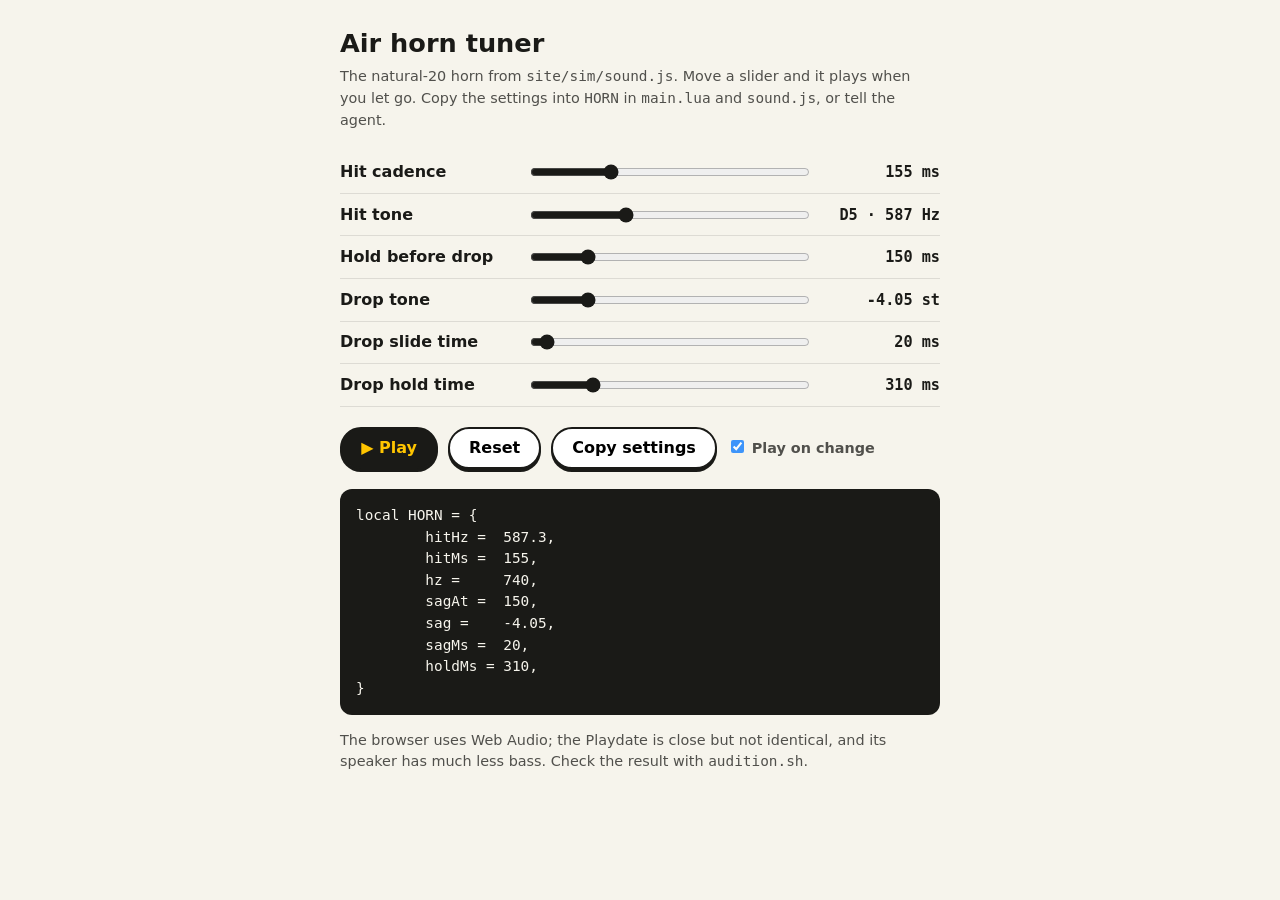
<file: .github/skills/sound-design/tuner/horn.html>
<!doctype html>
<html lang="en">
<head>
<meta charset="utf-8">
<meta name="viewport" content="width=device-width, initial-scale=1">
<title>Air horn tuner · Crit Crank</title>
<style>
	:root { --ink: #1a1a17; --paper: #f6f4ec; --yellow: #ffc500; }
	* { box-sizing: border-box; }
	body { margin: 0; font: 16px/1.5 ui-sans-serif, system-ui, sans-serif; color: var(--ink); background: var(--paper); }
	main { max-width: 40rem; margin: 0 auto; padding: 1.5rem 1.25rem 3rem; }
	h1 { margin: 0 0 .25rem; font-size: 1.6rem; }
	p { margin: 0 0 1.25rem; }
	.row { display: grid; grid-template-columns: 11rem 1fr 7.5rem; gap: .75rem; align-items: center; padding: .55rem 0; border-bottom: 1px solid rgb(0 0 0 / .1); }
	label { font-weight: 600; }
	output { font: 600 .95rem ui-monospace, Menlo, monospace; text-align: right; }
	input[type=range] { width: 100%; accent-color: var(--ink); }
	.bar { display: flex; gap: .6rem; flex-wrap: wrap; margin: 1.25rem 0; align-items: center; }
	button { font: 700 1rem system-ui; padding: .6rem 1.2rem; border-radius: 999px; border: 2.5px solid var(--ink); background: #fff; box-shadow: 0 3px 0 var(--ink); cursor: pointer; }
	button.primary { background: var(--ink); color: var(--yellow); }
	button:active { translate: 0 2px; box-shadow: 0 1px 0 var(--ink); }
	pre { background: var(--ink); color: var(--paper); padding: 1rem; border-radius: 12px; overflow-x: auto; font-size: .9rem; }
	.small { font-size: .9rem; opacity: .75; }
	@media (max-width: 560px) { .row { grid-template-columns: 1fr 6.5rem; } .row input { grid-column: 1 / -1; grid-row: 2; } }
</style>
</head>
<body>
<main>
	<h1>Air horn tuner</h1>
	<p class="small">The natural-20 horn from <code>site/sim/sound.js</code>. Move a slider and it plays when you let go. Copy the settings into <code>HORN</code> in <code>main.lua</code> and <code>sound.js</code>, or tell the agent.</p>
	<form id="params"></form>
	<div class="bar">
		<button class="primary" id="play" type="button">▶ Play</button>
		<button id="reset" type="button">Reset</button>
		<button id="copy" type="button">Copy settings</button>
		<label class="small"><input type="checkbox" id="auto" checked> Play on change</label>
	</div>
	<pre id="out"></pre>
	<p class="small">The browser uses Web Audio; the Playdate is close but not identical, and its speaker has much less bass. Check the result with <code>audition.sh</code>.</p>
</main>
<script type="module">
import * as Sound from "/site/sim/sound.js";

const NOTES = ["C", "C#", "D", "D#", "E", "F", "F#", "G", "G#", "A", "A#", "B"];
const noteName = (hz) => { const m = Math.round(69 + 12 * Math.log2(hz / 440)); return NOTES[m % 12] + (Math.floor(m / 12) - 1); };
const semiToHz = (s) => +(740 * 2 ** (s / 12)).toFixed(1);
const hzToSemi = (hz) => Math.round(12 * Math.log2(hz / 740));

// key, label, min, max, step, to/from slider value, display
const PARAMS = [
	["hitMs", "Hit cadence", 100, 300, 5, null, (v) => `${v} ms`],
	["hitHz", "Hit tone", -12, 12, 1, [semiToHz, hzToSemi], (v) => `${noteName(v)} · ${Math.round(v)} Hz`],
	["sagAt", "Hold before drop", 0, 800, 10, null, (v) => `${v} ms`],
	["sag", "Drop tone", -5, 0, 0.05, null, (v) => `${(+v).toFixed(2)} st`],
	["sagMs", "Drop slide time", 0, 600, 10, null, (v) => `${v} ms`],
	["holdMs", "Drop hold time", 0, 1500, 10, null, (v) => `${v} ms`],
];

const KEY = "critcrank-horn-tuner";
let h = { ...Sound.HORN, ...JSON.parse(localStorage.getItem(KEY) || "{}") };
const form = document.getElementById("params");
const out = document.getElementById("out");
const inputs = {};

for (const [key, label, min, max, step, conv, show] of PARAMS) {
	const row = document.createElement("div");
	row.className = "row";
	row.innerHTML = `<label for="p-${key}">${label}</label><input id="p-${key}" type="range" min="${min}" max="${max}" step="${step}"><output for="p-${key}"></output>`;
	const input = row.querySelector("input");
	const output = row.querySelector("output");
	const read = () => (conv ? conv[0](+input.value) : +input.value);
	const sync = () => { output.textContent = show(h[key]); };
	input.addEventListener("input", () => { h[key] = read(); sync(); render(); });
	input.addEventListener("change", () => { if (document.getElementById("auto").checked) play(); });
	inputs[key] = { set: () => { input.value = conv ? conv[1](h[key]) : h[key]; sync(); } };
	form.append(row);
}

function render() {
	localStorage.setItem(KEY, JSON.stringify(h));
	const w = Math.max(...Object.keys(Sound.HORN).map((k) => k.length));
	out.textContent = "local HORN = {\n" + Object.keys(Sound.HORN)
		.map((k) => `\t${(k + " =").padEnd(w + 2)} ${+(+h[k]).toFixed(2)},`).join("\n") + "\n}";
}
function load() { for (const k in inputs) inputs[k].set(); render(); }
function play() { Sound.unlock(); Sound.setMuted(false); Sound.horn(h); }

document.getElementById("play").addEventListener("click", play);
document.getElementById("reset").addEventListener("click", () => { h = { ...Sound.HORN }; load(); });
document.getElementById("copy").addEventListener("click", async (e) => {
	await navigator.clipboard.writeText(out.textContent);
	e.target.textContent = "Copied"; setTimeout(() => (e.target.textContent = "Copy settings"), 1200);
});
load();
</script>
</body>
</html>
</file>
<file: site/style.css>
:root {
	--yellow: #ffc500;
	--yellow-dark: #e0a800;
	--ink: #1a1a17;
	--paper: #f6f4ec;
	--screen: #b1aea7;
	--lcd-bg: #f3f1ea;
	--lcd-ink: #312f28;
	--radius: 14px;
	color-scheme: light;
}

* { box-sizing: border-box; }

html { scroll-behavior: smooth; }
@media (prefers-reduced-motion: reduce) {
	html { scroll-behavior: auto; }
	*, *::before, *::after { animation: none !important; transition: none !important; }
}

body {
	margin: 0;
	font: 17px/1.55 ui-sans-serif, system-ui, -apple-system, "Segoe UI", Roboto, sans-serif;
	color: var(--ink);
	background: var(--paper);
}

a { color: inherit; text-underline-offset: 3px; }
a:hover { text-decoration-thickness: 2px; }
:focus-visible { outline: 3px solid var(--ink); outline-offset: 3px; }

.skip { position: absolute; left: -9999px; }
.skip:focus { left: 1rem; top: 1rem; background: #fff; padding: .5rem 1rem; z-index: 10; }

.pixel { image-rendering: pixelated; image-rendering: crisp-edges; }

h1, h2 { line-height: 1.15; letter-spacing: -0.01em; text-wrap: balance; }
h2 { font-size: clamp(1.5rem, 3vw, 2rem); margin: 0 0 .75rem; }
p, li, figcaption { text-wrap: pretty; }

kbd {
	font: 600 .8em ui-monospace, SFMono-Regular, Menlo, monospace;
	border: 1.5px solid currentColor; border-bottom-width: 3px;
	border-radius: 5px; padding: 0 .35em; margin: 0 .1em;
}

code, pre { font-family: ui-monospace, SFMono-Regular, Menlo, Consolas, monospace; font-size: .9em; }
pre {
	background: var(--ink); color: var(--paper);
	padding: 1rem 1.25rem; border-radius: var(--radius); overflow-x: auto;
}
:not(pre) > code { background: rgb(0 0 0 / .07); padding: .1em .35em; border-radius: 4px; }

/* hero */
.hero {
	background: var(--yellow);
	padding: clamp(2.5rem, 8vw, 5rem) 1.25rem clamp(2.5rem, 6vw, 4rem);
	text-align: center;
	border-bottom: 3px solid var(--ink);
}
.hero .card {
	width: min(700px, 100%); height: auto;
	background: #fff; border-radius: 18px;
	box-shadow: 0 6px 0 var(--ink);
}
.hero h1 { font-size: clamp(2rem, 6vw, 3.4rem); margin: 1.75rem auto .5rem; max-width: 18ch; }
.lede { max-width: 38rem; margin: 0 auto 1.75rem; font-size: 1.15rem; }
.cta { display: flex; gap: .75rem; justify-content: center; flex-wrap: wrap; }

.btn {
	display: inline-block; text-decoration: none; font-weight: 700;
	padding: .8rem 1.4rem; border-radius: 999px;
	border: 2.5px solid var(--ink); background: #fff;
	box-shadow: 0 4px 0 var(--ink);
	transition: transform .12s ease-out, box-shadow .12s ease-out;
}
.btn:hover { transform: translateY(-1px); box-shadow: 0 5px 0 var(--ink); }
.btn:active { transform: translateY(3px); box-shadow: 0 1px 0 var(--ink); }
.btn.primary { background: var(--ink); color: var(--yellow); }

main { max-width: 1080px; margin: 0 auto; padding: 0 1.25rem; }
main > section { padding: clamp(2.5rem, 7vw, 4.5rem) 0; border-bottom: 2px dashed rgb(0 0 0 / .18); }
main > section:last-child { border-bottom: 0; }
main p { max-width: 44rem; }

/* demo device: a Playdate drawn to scale in millimetres (76 x 74 mm body) */
.demo { text-align: center; }
.demo .hint { margin: 0 auto 2rem; }
.demo .hint.small { margin: 1.25rem auto 0; font-size: .95rem; }

.pd {
	/* 58.7 mm of screen = 600 px, a clean 1.5x of the 400 px LCD */
	--mm: min(10.221px, calc((100vw - 2.5rem) / 96));
	--body: #ffc500;
	--body-shade: #e8ab00;
	--black: #1d1c1a;
	position: relative; display: inline-block;
	width: calc(76 * var(--mm)); height: calc(74 * var(--mm));
	margin-right: calc(18 * var(--mm));
	text-align: left; user-select: none; -webkit-user-select: none;
	-webkit-tap-highlight-color: transparent;
}
.pd button { font: inherit; border: 0; padding: 0; cursor: pointer; }
.pd button:focus-visible { outline: 3px solid var(--black); outline-offset: 3px; }

.pd-body {
	position: absolute; inset: 0;
	background: var(--body);
	border-radius: calc(7.5 * var(--mm));
	box-shadow:
		inset 0 calc(-.8 * var(--mm)) 0 var(--body-shade),
		inset calc(-.6 * var(--mm)) 0 0 var(--body-shade),
		inset 0 calc(.4 * var(--mm)) 0 #ffd84a,
		0 calc(1.6 * var(--mm)) calc(4 * var(--mm)) rgb(0 0 0 / .22);
}

.pd-lock {
	position: absolute; top: calc(-.9 * var(--mm)); left: calc(53 * var(--mm));
	width: calc(9 * var(--mm)); height: calc(1.4 * var(--mm));
	background: var(--body-shade); border-radius: calc(.6 * var(--mm)) calc(.6 * var(--mm)) 0 0;
}

.pd-bezel {
	position: absolute; left: calc(5.65 * var(--mm)); top: calc(5 * var(--mm));
	width: calc(64.7 * var(--mm)); height: calc(41.2 * var(--mm));
	background: var(--black); border-radius: calc(1.6 * var(--mm));
	display: grid; place-items: center;
	box-shadow: inset 0 0 0 calc(.25 * var(--mm)) #33312d;
}
.pd-screen {
	display: block;
	width: calc(58.7 * var(--mm)); height: calc(35.2 * var(--mm));
	background: #b1aea7;
	touch-action: none;
}

.pd-menu {
	position: absolute; left: calc(70.9 * var(--mm)); top: calc(5.7 * var(--mm));
	width: calc(3.6 * var(--mm)); height: calc(3.6 * var(--mm));
	border-radius: 50%; background: var(--body) !important;
	box-shadow: inset 0 0 0 calc(.35 * var(--mm)) var(--body-shade), 0 calc(.3 * var(--mm)) 0 var(--body-shade);
}
.pd-menu.is-down, .pd-menu:active { box-shadow: inset 0 0 0 calc(.35 * var(--mm)) var(--body-shade), inset 0 calc(.4 * var(--mm)) calc(.6 * var(--mm)) rgb(0 0 0 / .25); }

.pd-logo {
	position: absolute; left: calc(5.65 * var(--mm)); top: calc(47.6 * var(--mm));
	font: 700 calc(2.7 * var(--mm)) / 1 ui-rounded, "SF Pro Rounded", "Arial Rounded MT Bold", system-ui, sans-serif;
	letter-spacing: -.02em; color: var(--black); opacity: .9;
}

.pd-dpad {
	position: absolute; left: calc(7 * var(--mm)); top: calc(51 * var(--mm));
	width: calc(19 * var(--mm)); height: calc(19 * var(--mm));
	--arm: calc(6.4 * var(--mm));
}
.pd-dpad button, .pd-dpad .hub {
	position: absolute; background: var(--black);
	box-shadow: 0 calc(.5 * var(--mm)) 0 #000;
}
.pd-dpad .hub { left: var(--arm); top: var(--arm); width: var(--arm); height: var(--arm); box-shadow: none; pointer-events: none; }
.pd-dpad .up, .pd-dpad .down { left: var(--arm); width: var(--arm); height: calc(var(--arm) + 1px); }
.pd-dpad .left, .pd-dpad .right { top: var(--arm); height: var(--arm); width: calc(var(--arm) + 1px); }
.pd-dpad .up { top: 0; border-radius: calc(1 * var(--mm)) calc(1 * var(--mm)) 0 0; }
.pd-dpad .down { bottom: 0; border-radius: 0 0 calc(1 * var(--mm)) calc(1 * var(--mm)); }
.pd-dpad .left { left: 0; border-radius: calc(1 * var(--mm)) 0 0 calc(1 * var(--mm)); }
.pd-dpad .right { right: 0; border-radius: 0 calc(1 * var(--mm)) calc(1 * var(--mm)) 0; }
.pd-dpad button::after {
	content: ""; position: absolute; left: 50%; top: 50%;
	border: calc(1.1 * var(--mm)) solid transparent; translate: -50% -50%; opacity: .35;
}
.pd-dpad .up::after { border-bottom-color: var(--body); border-top-width: 0; }
.pd-dpad .down::after { border-top-color: var(--body); border-bottom-width: 0; }
.pd-dpad .left::after { border-right-color: var(--body); border-left-width: 0; }
.pd-dpad .right::after { border-left-color: var(--body); border-right-width: 0; }

.pd-ab {
	position: absolute; width: calc(10 * var(--mm)); height: calc(10 * var(--mm));
	border-radius: 50%; background: var(--black) !important;
	color: var(--body) !important; font-weight: 700 !important; font-size: calc(2.8 * var(--mm)) !important;
	box-shadow: 0 calc(.6 * var(--mm)) 0 #000;
}
.pd-b, .pd-a { top: calc(55.5 * var(--mm)); }
.pd-b { left: calc(46 * var(--mm)); }
.pd-a { left: calc(60 * var(--mm)); }
.pd button:not(.pd-menu).is-down, .pd button:not(.pd-menu):active { translate: 0 calc(.5 * var(--mm)); box-shadow: 0 calc(.1 * var(--mm)) 0 #000; }

.pd-speaker {
	position: absolute; right: calc(5 * var(--mm)); bottom: calc(4 * var(--mm));
	width: calc(5.6 * var(--mm)); height: calc(1.4 * var(--mm));
	background: radial-gradient(circle, var(--black) 40%, transparent 45%) 0 0 / calc(1.4 * var(--mm)) calc(1.4 * var(--mm));
	opacity: .55;
}

/* The crank is seen edge-on from the front: the arm swings up and down from
   the hub on the right side, and the knob sticks out sideways. */
.pd-crank {
	position: absolute; left: calc(75.4 * var(--mm)); top: calc(10 * var(--mm));
	width: calc(17 * var(--mm)); height: calc(40 * var(--mm));
	cursor: grab; touch-action: none; border-radius: calc(3 * var(--mm));
	--sin: 1; --cos: 0;
}
.pd-crank.is-turning { cursor: grabbing; }
.pd-crank:focus-visible { outline: 3px solid var(--ink); outline-offset: 2px; }
.pd-crank-hub {
	position: absolute; left: 0; top: calc(50% - 4 * var(--mm));
	width: calc(1.8 * var(--mm)); height: calc(8 * var(--mm));
	background: var(--body-shade); border-radius: 0 calc(1 * var(--mm)) calc(1 * var(--mm)) 0;
}
.pd-crank { --len: calc(13 * var(--mm)); }
.pd-crank-arm {
	position: absolute; left: calc(1.2 * var(--mm)); width: calc(2.6 * var(--mm));
	top: calc(50% + min(0px, var(--sin) * var(--len)) - 1.3 * var(--mm));
	height: calc(abs(var(--sin)) * var(--len) + 2.6 * var(--mm));
	background: var(--body); border-radius: calc(1.3 * var(--mm));
	box-shadow: inset calc(-.5 * var(--mm)) 0 0 var(--body-shade);
}
.pd-crank-knob {
	position: absolute; left: calc(2 * var(--mm));
	top: calc(50% + var(--sin) * var(--len) - 2.5 * var(--mm));
	width: calc(12 * var(--mm)); height: calc(5 * var(--mm));
	background: linear-gradient(#fbfaf5, #dedbd0);
	border-radius: calc(2.5 * var(--mm));
	box-shadow: inset 0 calc(-.6 * var(--mm)) 0 #c4c0b2, 0 calc(.4 * var(--mm)) calc(.8 * var(--mm)) rgb(0 0 0 / .25);
}

.sim-tools { display: flex; gap: .6rem; justify-content: center; flex-wrap: wrap; margin-top: 2rem; }
.chip {
	font: 600 .9rem/1 ui-sans-serif, system-ui, sans-serif; color: var(--ink);
	padding: .55rem 1rem; border-radius: 999px; cursor: pointer;
	border: 2px solid var(--ink); background: #fff; box-shadow: 0 3px 0 var(--ink);
}
.chip:active { translate: 0 2px; box-shadow: 0 1px 0 var(--ink); }
.chip[aria-pressed="true"] { background: var(--ink); color: var(--paper); }


/* gallery */
.grid { display: grid; grid-template-columns: repeat(auto-fill, minmax(min(100%, 320px), 1fr)); gap: 2rem 1.75rem; }
figure { margin: 0; }
figure img {
	width: 100%; height: auto; display: block;
	border: 10px solid #2b2a26; border-radius: 10px; background: #fff;
}
figcaption { margin-top: .7rem; font-size: .95rem; }

/* pause */
.pause-row { display: flex; gap: 1.75rem; flex-wrap: wrap; margin-top: 1.5rem; }
.pause {
	display: grid; grid-template-columns: 1fr 1fr; width: min(100%, 440px); aspect-ratio: 400 / 240;
	border: 10px solid #2b2a26; border-radius: 10px; background: #fff; overflow: hidden;
}
.pause img { width: 100%; height: 100%; display: block; }
.sysmenu {
	list-style: none; margin: 0; padding: 4% 6%;
	background: #fff; font: 600 clamp(14px, 2.6vw, 21px)/1.25 ui-sans-serif, system-ui, sans-serif; color: #000;
}
.sysmenu .sep { border-top: 2px solid #000; margin-top: .3em; padding-top: .2em; }

ol li { margin-bottom: .4rem; }

footer { background: var(--ink); color: #d8d5ca; padding: 2rem 1.25rem; text-align: center; font-size: .9rem; }
footer p { max-width: 44rem; margin: 0 auto; }

/* manual (docs.html) */
.topbar {
	display: flex; align-items: center; justify-content: space-between; gap: 1rem; flex-wrap: wrap;
	background: var(--yellow); border-bottom: 3px solid var(--ink);
	padding: .6rem 1.25rem;
}
.brand { display: inline-flex; align-items: center; gap: .55rem; font-weight: 800; font-size: 1.15rem; text-decoration: none; }
.brand img { border-radius: 6px; }
.topbar nav { display: flex; gap: 1.25rem; font-weight: 600; }
.topbar nav a { text-decoration: none; }
.topbar nav a:hover, .topbar nav a[aria-current] { text-decoration: underline; }

.docs {
	display: grid; grid-template-columns: 15rem minmax(0, 1fr); gap: 2.5rem;
	max-width: 1180px; margin: 0 auto; padding: 0 1.25rem;
}
.toc { position: sticky; top: 0; align-self: start; max-height: 100vh; overflow-y: auto; padding: 2rem 0; }
.toc-title { font-weight: 800; text-transform: uppercase; letter-spacing: .06em; font-size: .8rem; margin: 0 0 .5rem; }
.toc ol { list-style: none; margin: 0; padding: 0; counter-reset: toc; }
.toc li { counter-increment: toc; }
.toc a {
	display: block; padding: .3rem .6rem; border-radius: 8px; text-decoration: none; font-size: .95rem;
}
.toc a::before { content: counter(toc) ". "; opacity: .55; font-variant-numeric: tabular-nums; }
.toc a:hover { background: rgb(0 0 0 / .07); }

.manual { max-width: none; margin: 0; padding: 0 0 3rem; }
.manual h1 { font-size: clamp(2rem, 5vw, 2.8rem); margin: 2rem 0 .5rem; }
.manual .lede { margin: 0 0 1rem; max-width: 44rem; }
.manual > section { padding: 2.25rem 0; scroll-margin-top: 1rem; }
.manual h3 { font-size: 1.15rem; margin: 1.5rem 0 .4rem; }
.manual ol, .manual ul { max-width: 42rem; padding-left: 1.4rem; }
.manual li + li { margin-top: .3rem; }

.shot { margin: 1rem 0 1.25rem; }
.shot img {
	display: block; width: min(400px, 100%); height: auto;
	border: 3px solid var(--ink); border-radius: 6px; background: #fff;
}
.shot figcaption { font-size: .9rem; margin-top: .35rem; opacity: .75; }
.shot.float { float: right; margin: .25rem 0 1rem 1.75rem; }
.manual > section::after { content: ""; display: block; clear: both; }
.shots { display: flex; flex-wrap: wrap; gap: 1.25rem; }
.shots .shot { margin: 0; }

.parts { display: grid; grid-template-columns: max-content 1fr; gap: .45rem 1.25rem; max-width: 46rem; }
.parts dt { font-weight: 700; }
.parts dd { margin: 0; }

.table-wrap { overflow-x: auto; margin: 1rem 0; max-width: 46rem; }
.manual table { border-collapse: collapse; width: 100%; background: #fff; border: 2.5px solid var(--ink); border-radius: 10px; }
.manual th, .manual td { text-align: left; vertical-align: top; padding: .55rem .8rem; border-bottom: 1px solid rgb(0 0 0 / .14); }
.manual th { background: var(--ink); color: var(--paper); font-size: .9rem; }
.manual tr:last-child td { border-bottom: 0; }
.manual td:first-child { white-space: nowrap; font-weight: 600; }
.btn.small { padding: .55rem 1.1rem; font-size: .95rem; }

@media (max-width: 1000px) {
	.shot.float { float: none; margin: 1rem 0; }
}
@media (max-width: 760px) {
	.docs { grid-template-columns: minmax(0, 1fr); gap: 0; }
	.toc { position: static; max-height: none; padding: 1.25rem 0 0; }
	.toc ol { columns: 2; column-gap: 1rem; }
	.parts { grid-template-columns: 1fr; }
	.parts dd { margin-bottom: .5rem; }
	.manual td:first-child { white-space: normal; }
}

/* Visually hidden but read by screen readers */
.sr-only {
	position: absolute;
	width: 1px;
	height: 1px;
	margin: -1px;
	padding: 0;
	overflow: hidden;
	clip-path: inset(50%);
	white-space: nowrap;
	border: 0;
}
</file>
